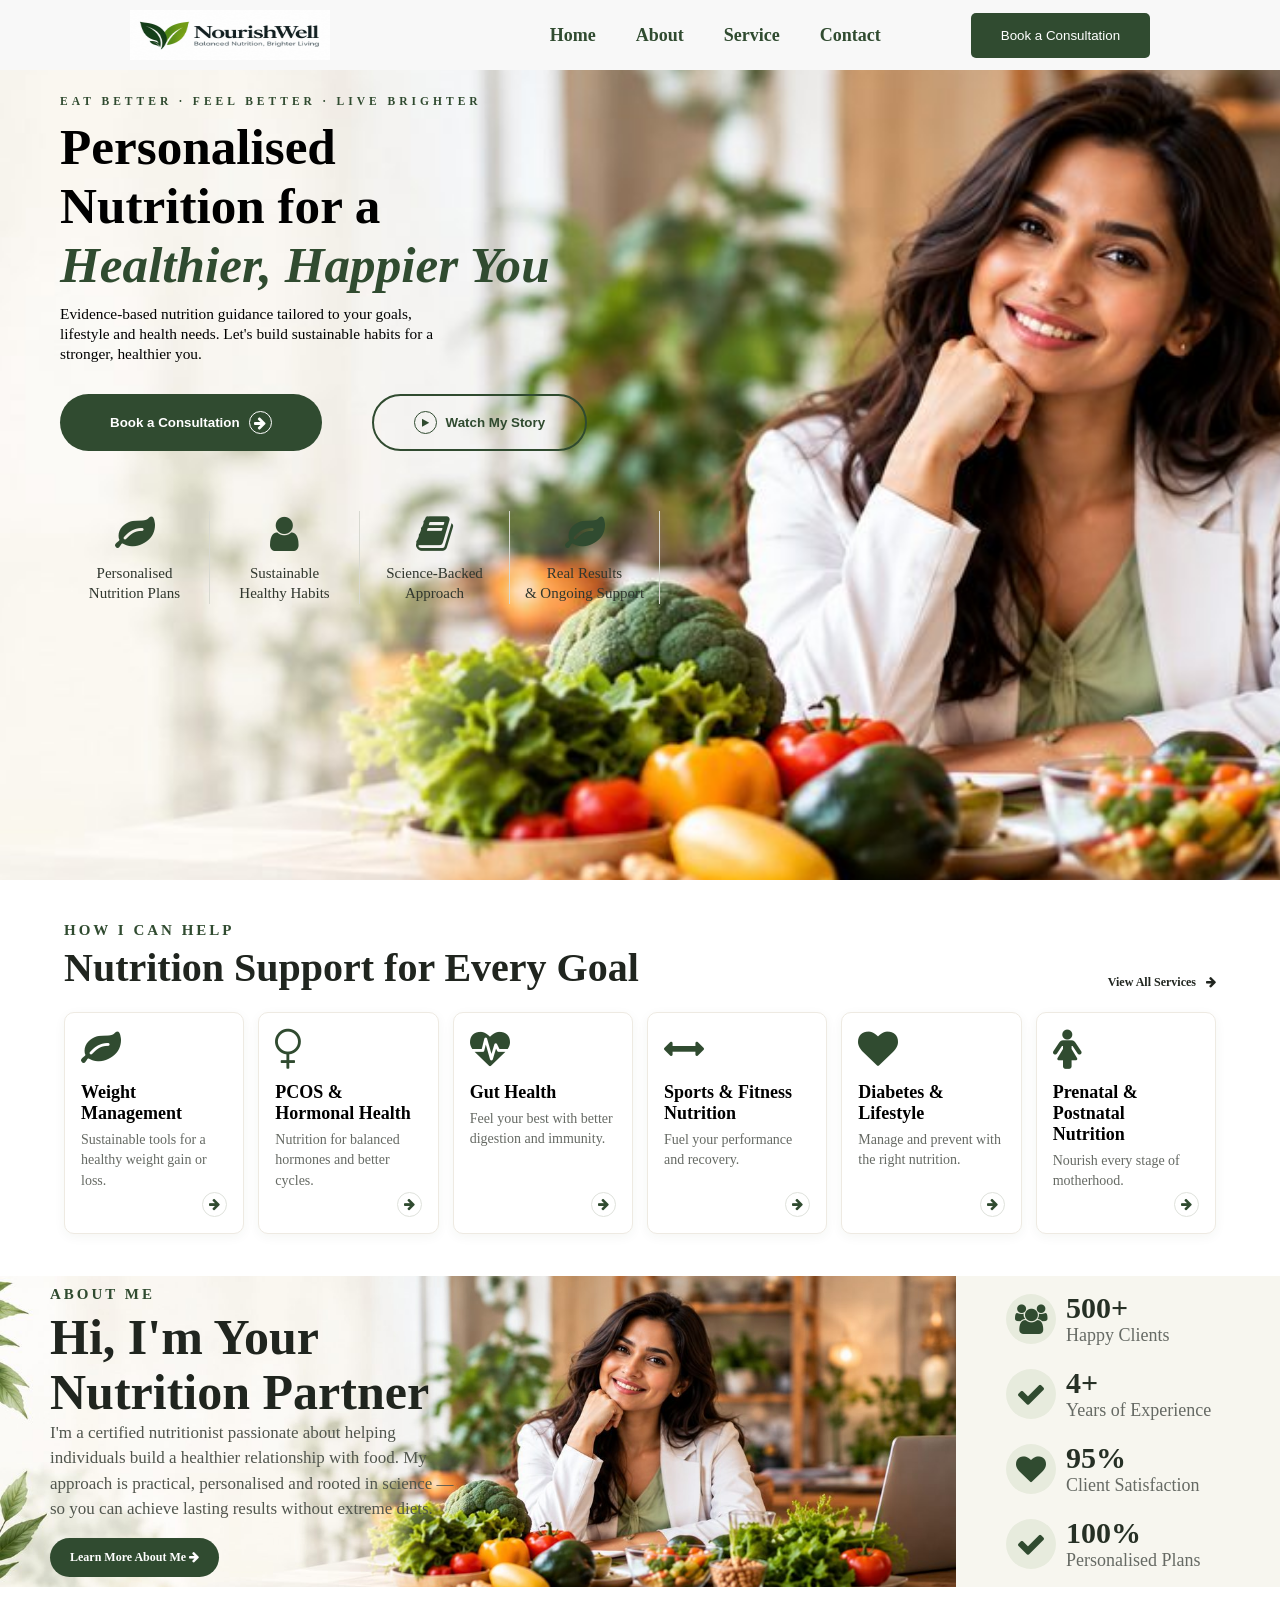
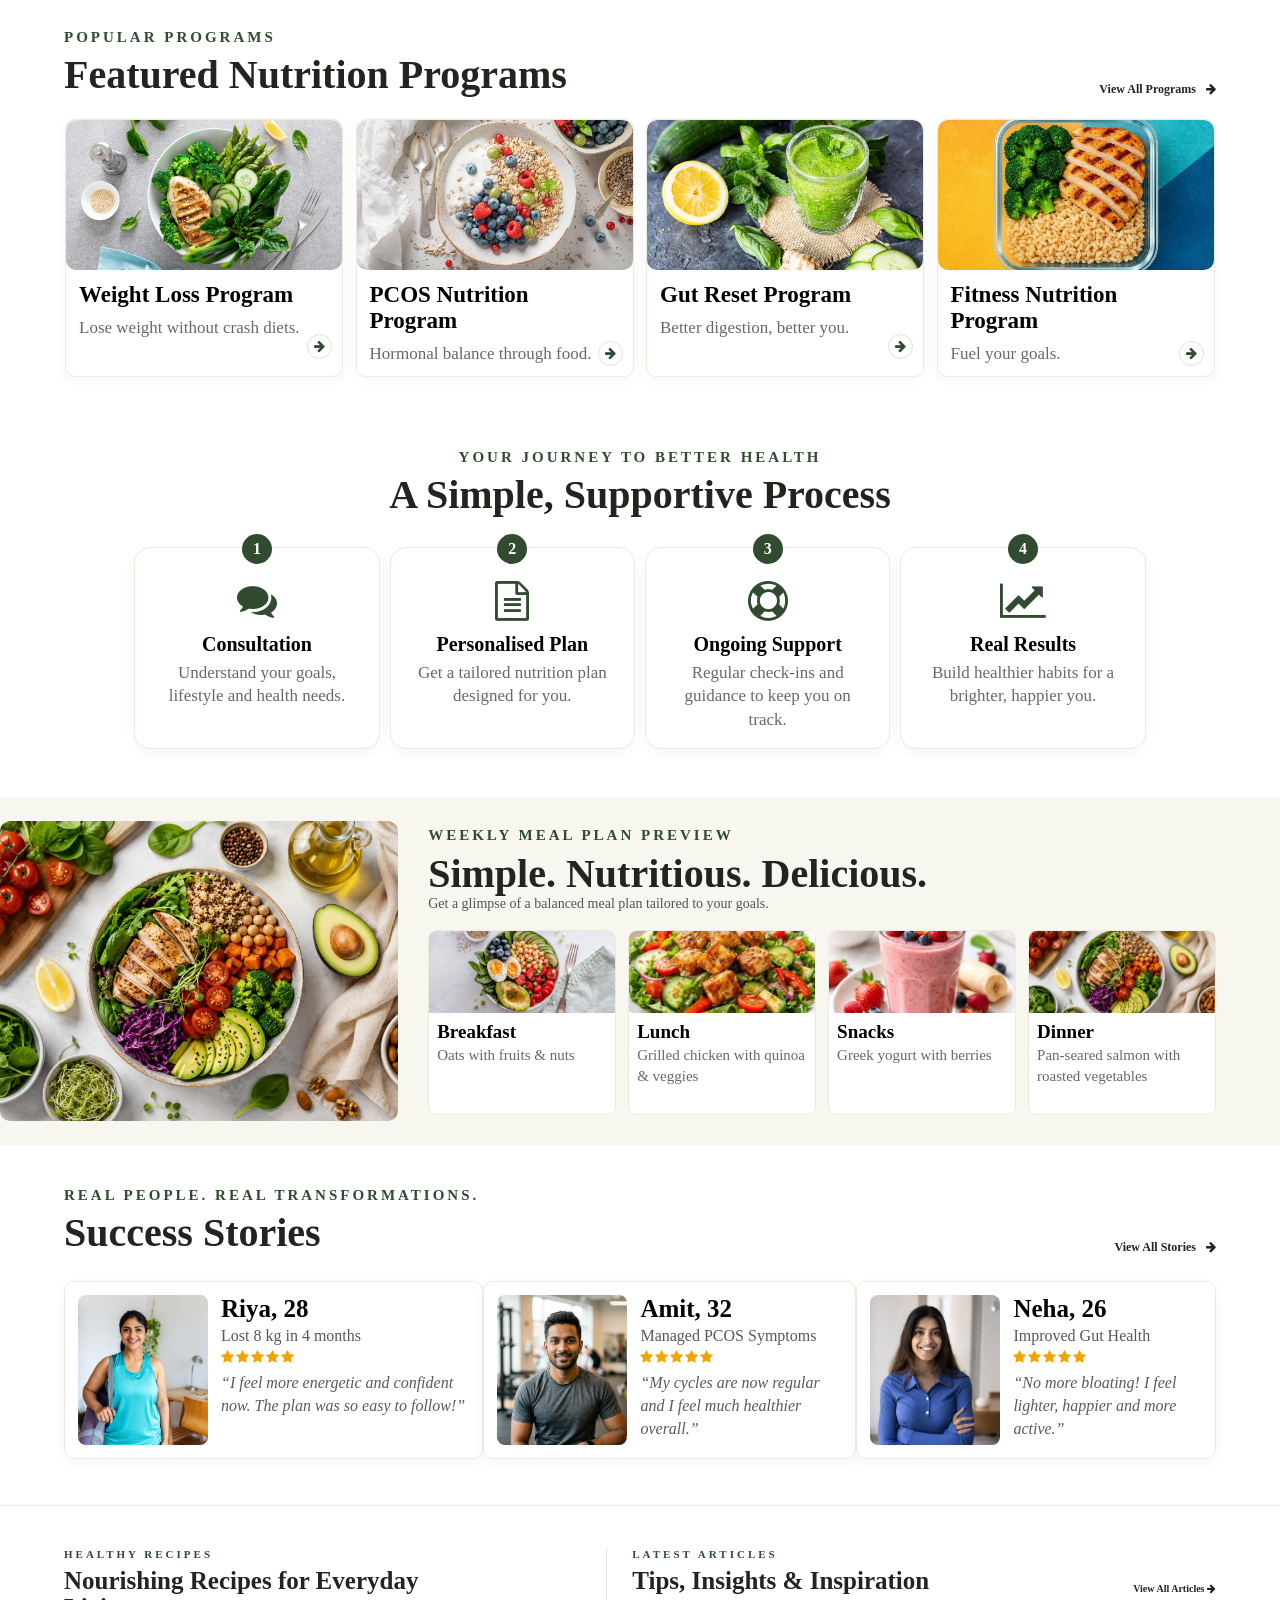
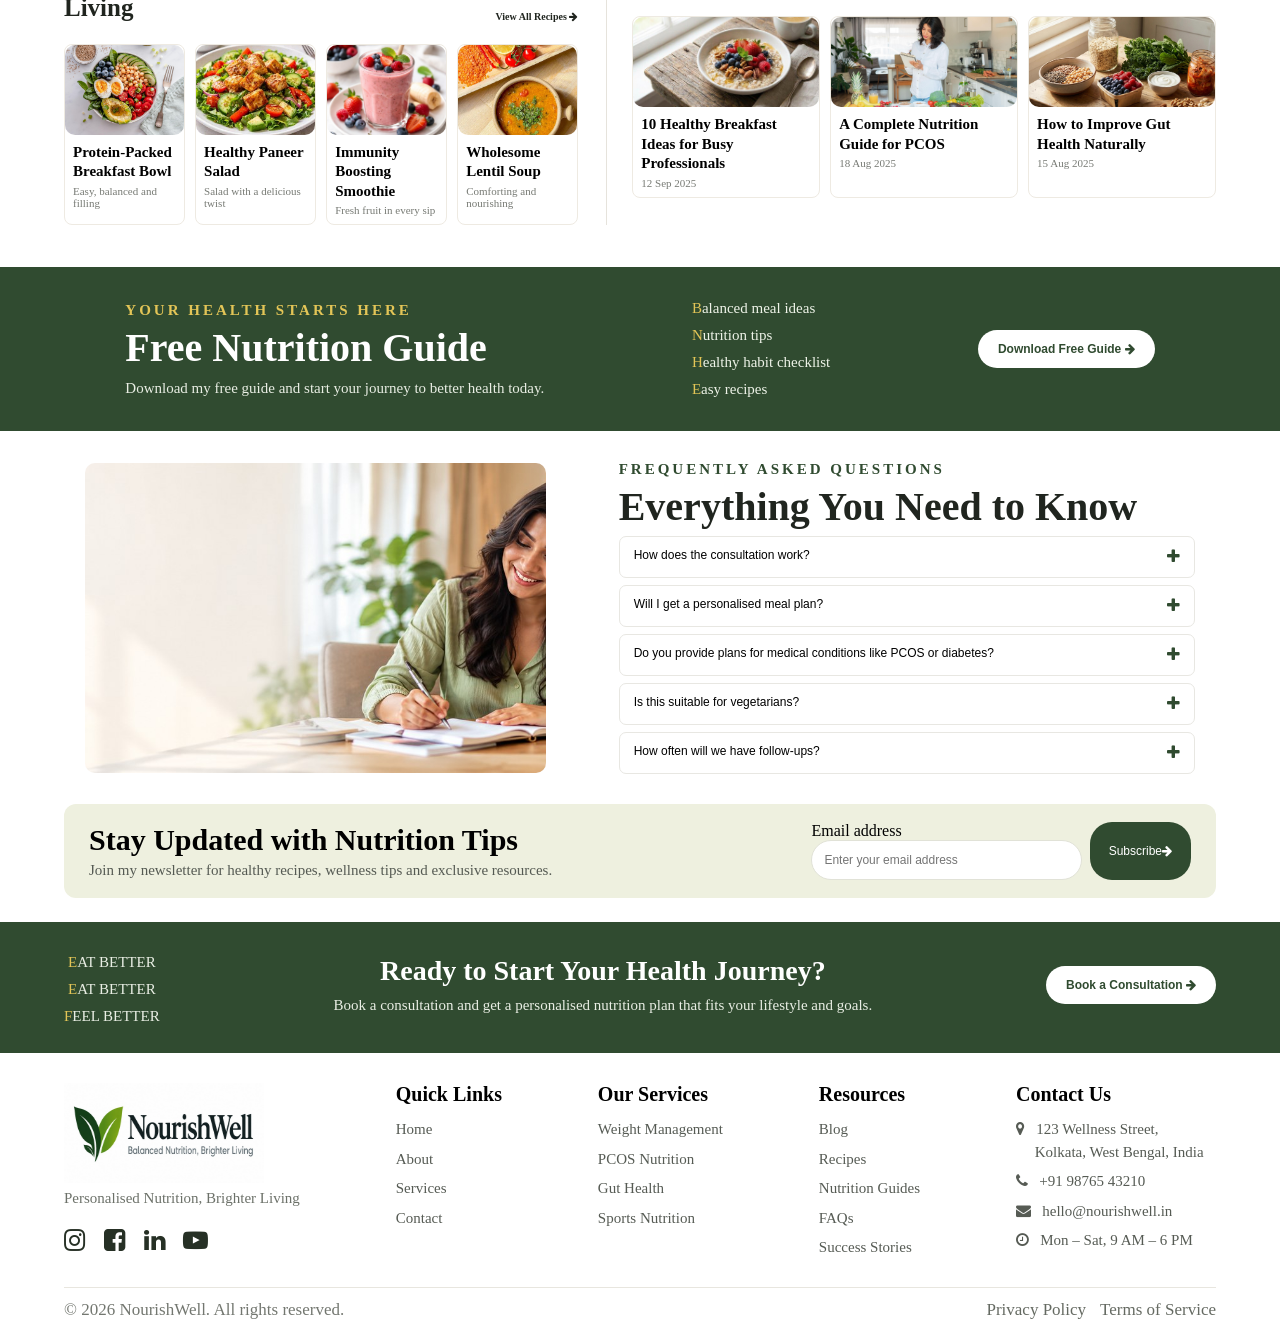
<file: index.html>
<!DOCTYPE html>
<html lang="en">

<head>
    <meta charset="UTF-8">
    <meta name="viewport" content="width=device-width, initial-scale=1.0">
    <title>NourishWell</title>
    <link rel="stylesheet" href="https://cdnjs.cloudflare.com/ajax/libs/font-awesome/4.7.0/css/font-awesome.min.css">
    <link rel="stylesheet" href="style.css">
</head>

<body>
    <header>
        <nav>
            <div class="header_nav">
                <div class="logo">
                    <img src="images/logo.jpg" alt="Nourishwell Logo">
                </div>
                <div class="link_nav">
                    <ul>
                        <li><a href="index.html">Home</a></li>
                        <li><a href="about.html">About</a></li>
                        <li><a href="service.html">Service</a></li>
                        <li><a href="contact.html">Contact</a></li>
                        <li><button>Book a Consultation</button></li>
                    </ul>
                </div>
            </div>
        </nav>
    </header>
    <main>
        <section class="hero">
            <div class="hero_content">
                <h3>EAT BETTER · FEEL BETTER · LIVE BRIGHTER</h3>
                <h1>Personalised<br> Nutrition for a <span style="color: #304B30; font-style: italic;">Healthier,
                        Happier You</span></h1>
                <p>Evidence-based nutrition guidance tailored to your goals, lifestyle and health needs. Let's build
                    sustainable habits for a stronger, healthier you. </p>
                <div class="hero_btn">
                    <button class="button1">Book a Consultation <span class="hero-button-icon"><i
                                class="fa fa-arrow-right"></i></span></button>
                    <button class="button2"><span class="hero-button-icon play-icon"><i class="fa fa-play"></i></span>
                        Watch My Story</button>
                </div>
                <div class="hero-benefits">
                    <div class="hero-benefit">
                        <span class="benefit-icon"><i class="fa fa-leaf"></i></span>
                        <p>Personalised<br>Nutrition Plans</p>
                    </div>
                    <div class="hero-benefit">
                        <span class="benefit-icon"><i class="fa fa-user"></i></span>
                        <p>Sustainable<br>Healthy Habits</p>
                    </div>
                    <div class="hero-benefit">
                        <span class="benefit-icon"><i class="fa fa-book"></i></span>
                        <p>Science-Backed<br>Approach</p>
                    </div>
                    <div class="hero-benefit">
                        <span class="benefit-icon"><i class="fa fa-leaf"></i></span>
                        <p>Real Results<br>&amp; Ongoing Support</p>
                    </div>
                </div>
            </div>
        </section>

        <section class="services section-space">
            <div class="section-heading">
                <div class="all_heading">
                    <h2>HOW I CAN HELP</h2>
                    <h1>Nutrition Support for Every Goal</h1>
                </div>
                <a class="text-link" href="#">View All Services <span><i class="fa fa-arrow-right"></i></span></a>
            </div>
            <div class="service-list">
                <div class="service-card">
                    <span class="service-icon"><i class="fa fa-leaf"></i></span>
                    <h3>Weight Management</h3>
                    <p>Sustainable tools for a healthy weight gain or loss.</p>
                    <span class="round-arrow"><i class="fa fa-arrow-right"></i></span>
                </div>
                <div class="service-card">
                    <span class="service-icon"><i class="fa fa-venus"></i></span>
                    <h3>PCOS & Hormonal Health</h3>
                    <p>Nutrition for balanced hormones and better cycles.</p>
                    <span class="round-arrow"><i class="fa fa-arrow-right"></i></span>
                </div>
                <div class="service-card">
                    <span class="service-icon"><i class="fa fa-heartbeat"></i></span>
                    <h3>Gut Health</h3>
                    <p>Feel your best with better digestion and immunity.</p>
                    <span class="round-arrow"><i class="fa fa-arrow-right"></i></span>
                </div>
                <div class="service-card">
                    <span class="service-icon"><i class="fa fa-arrows-h"></i></span>
                    <h3>Sports & Fitness Nutrition</h3>
                    <p>Fuel your performance and recovery.</p>
                    <span class="round-arrow"><i class="fa fa-arrow-right"></i></span>
                </div>
                <div class="service-card">
                    <span class="service-icon"><i class="fa fa-heart"></i></span>
                    <h3>Diabetes & Lifestyle</h3>
                    <p>Manage and prevent with the right nutrition.</p>
                    <span class="round-arrow"><i class="fa fa-arrow-right"></i></span>
                </div>
                <div class="service-card">
                    <span class="service-icon"><i class="fa fa-female"></i></span>
                    <h3>Prenatal & Postnatal Nutrition</h3>
                    <p>Nourish every stage of motherhood.</p>
                    <span class="round-arrow"><i class="fa fa-arrow-right"></i></span>
                </div>
            </div>
        </section>

        <section class="about">
            <div class="about_contaner">
                <div class="about-copy all_heading">
                    <h2>ABOUT ME</h2>
                    <h1>Hi, I'm Your<br>Nutrition Partner</h1>
                    <p>I'm a certified nutritionist passionate about helping individuals build a healthier relationship
                        with
                        food. My approach is practical, personalised and rooted in science — so you can achieve lasting
                        results without extreme diets.</p>
                    <a class="button-link" href="#">Learn More About Me <span><i
                                class="fa fa-arrow-right"></i></span></a>
                </div>
                <div class="about-stats">
                    <div class="stat-item">
                        <span class="stat-icon"><i class="fa fa-users"></i></span>
                        <p><strong>500+</strong><br>Happy Clients</p>
                    </div>
                    <div class="stat-item">
                        <span class="stat-icon"><i class="fa fa-check"></i></span>
                        <p><strong>4+</strong><br>Years of Experience</p>
                    </div>
                    <div class="stat-item">
                        <span class="stat-icon"><i class="fa fa-heart"></i></span>
                        <p><strong>95%</strong><br>Client Satisfaction</p>
                    </div>
                    <div class="stat-item">
                        <span class="stat-icon"><i class="fa fa-check"></i></span>
                        <p><strong>100%</strong><br>Personalised Plans</p>
                    </div>
                </div>
            </div>
        </section>

        <section class="programs section-space">
            <div class="section-heading all_heading">
                <div>
                    <h2>POPULAR PROGRAMS</h2>
                    <h1>Featured Nutrition Programs</h1>
                </div>
                <a class="text-link" href="#">View All Programs <span><i class="fa fa-arrow-right"></i></span></a>
            </div>
            <div class="program-list">
                <div class="program-card">
                    <img src="images/waight_managment.jpg" alt="Healthy meals for a weight loss program">
                    <div class="program-copy">
                        <h3>Weight Loss Program</h3>
                        <p>Lose weight without crash diets.</p><span class="round-arrow"><i
                                class="fa fa-arrow-right"></i></span>
                    </div>
                </div>
                <div class="program-card">
                    <img src="images/PCOS & Hormonal Health.jpg" alt="Colorful balanced meal">
                    <div class="program-copy">
                        <h3>PCOS Nutrition Program</h3>
                        <p>Hormonal balance through food.</p><span class="round-arrow"><i
                                class="fa fa-arrow-right"></i></span>
                    </div>
                </div>
                <div class="program-card">
                    <img src="images/Gut Health.jpg" alt="Fresh ingredients for gut health">
                    <div class="program-copy">
                        <h3>Gut Reset Program</h3>
                        <p>Better digestion, better you.</p><span class="round-arrow"><i
                                class="fa fa-arrow-right"></i></span>
                    </div>
                </div>
                <div class="program-card">
                    <img src="images/Fitness Nutrition.jpg" alt="Nutritious fitness meal">
                    <div class="program-copy">
                        <h3>Fitness Nutrition Program</h3>
                        <p>Fuel your goals.</p><span class="round-arrow"><i class="fa fa-arrow-right"></i></span>
                    </div>
                </div>
            </div>
        </section>

        <section class="process section-space">
            <div class="center-heading all_heading">
                <h2>YOUR JOURNEY TO BETTER HEALTH</h2>
                <h1>A Simple, Supportive Process</h1>
            </div>
            <div class="process-list">
                <div class="process-card"><span class="step-number">1</span><span class="process-icon"><i
                            class="fa fa-comments"></i></span>
                    <h3>Consultation</h3>
                    <p>Understand your goals, lifestyle and health needs.</p>
                </div>
                <div class="process-card"><span class="step-number">2</span><span class="process-icon"><i
                            class="fa fa-file-text-o"></i></span>
                    <h3>Personalised Plan</h3>
                    <p>Get a tailored nutrition plan designed for you.</p>
                </div>
                <div class="process-card"><span class="step-number">3</span><span class="process-icon"><i
                            class="fa fa-life-ring"></i></span>
                    <h3>Ongoing Support</h3>
                    <p>Regular check-ins and guidance to keep you on track.</p>
                </div>
                <div class="process-card"><span class="step-number">4</span><span class="process-icon"><i
                            class="fa fa-line-chart"></i></span>
                    <h3>Real Results</h3>
                    <p>Build healthier habits for a brighter, happier you.</p>
                </div>
            </div>
        </section>

        <section class="meal-plan">
            <div class="meal-photo"><img src="images/weekly plan.jpg" alt="A nourishing, balanced meal"></div>
            <div class="meal-content all_heading">
                <h2>WEEKLY MEAL PLAN PREVIEW</h2>
                <h1>Simple. Nutritious. Delicious.</h1>
                <p>Get a glimpse of a balanced meal plan tailored to your goals.</p>
                <div class="meal-list">
                    <div class="meal-card"><img src="images/Breakfast Bowl.jpg" alt="Breakfast bowl">
                        <h3>Breakfast</h3>
                        <p>Oats with fruits &amp; nuts</p>
                    </div>
                    <div class="meal-card"><img src="images/panner salad.jpg" alt="Fresh lunch salad">
                        <h3>Lunch</h3>
                        <p>Grilled chicken with quinoa &amp; veggies</p>
                    </div>
                    <div class="meal-card"><img src="images/Berry Breakfast Smoothie.jpg" alt="Berry smoothie">
                        <h3>Snacks</h3>
                        <p>Greek yogurt with berries</p>
                    </div>
                    <div class="meal-card"><img src="images/weekly plan.jpg" alt="Balanced dinner">
                        <h3>Dinner</h3>
                        <p>Pan-seared salmon with roasted vegetables</p>
                    </div>
                </div>
            </div>
        </section>

        <section class="stories section-space">
            <div class="section-heading">
                <div class="all_heading">
                    <h2>REAL PEOPLE. REAL TRANSFORMATIONS.</h2>
                    <h1>Success Stories</h1>
                </div>
                <a class="text-link" href="#">View All Stories <span><i class="fa fa-arrow-right"></i></span></a>
            </div>
            <div class="story-list">
                <div class="story-card"><img src="images/client1.jpg" alt="NourishWell client">
                    <div>
                        <h3>Riya, 28</h3>
                        <p>Lost 8 kg in 4 months</p><span class="stars"><i class="fa fa-star"></i><i
                                class="fa fa-star"></i><i class="fa fa-star"></i><i class="fa fa-star"></i><i
                                class="fa fa-star"></i></span>
                        <div class="quote-copy">“I feel more energetic and confident now. The plan was so easy to
                            follow!”
                        </div>
                    </div>
                </div>
                <div class="story-card"><img src="images/client2.jpg" alt="NourishWell clients">
                    <div>
                        <h3>Amit, 32</h3>
                        <p>Managed PCOS Symptoms</p><span class="stars"><i class="fa fa-star"></i><i
                                class="fa fa-star"></i><i class="fa fa-star"></i><i class="fa fa-star"></i><i
                                class="fa fa-star"></i></span>
                        <div class="quote-copy">“My cycles are now regular and I feel much healthier overall.”</div>
                    </div>
                </div>
                <div class="story-card"><img src="images/client3.jpg" alt="NourishWell client">
                    <div>
                        <h3>Neha, 26</h3>
                        <p>Improved Gut Health</p><span class="stars"><i class="fa fa-star"></i><i
                                class="fa fa-star"></i><i class="fa fa-star"></i><i class="fa fa-star"></i><i
                                class="fa fa-star"></i></span>
                        <div class="quote-copy">“No more bloating! I feel lighter, happier and more active.”</div>
                    </div>
                </div>
            </div>
        </section>

        <section class="resources section-space">
            <div class="resource-column">
                <div class="section-heading all_heading">
                    <div>
                        <h2>HEALTHY RECIPES</h2>
                        <h1>Nourishing Recipes for Everyday Living</h1>
                    </div><a class="text-link" href="#">View All Recipes <i class="fa fa-arrow-right"></i></a>
                </div>
                <div class="resource-list">
                    <div class="resource-card"><img src="images/Breakfast Bowl.jpg" alt="Protein-packed breakfast bowl">
                        <h3>Protein-Packed Breakfast Bowl</h3>
                        <p>Easy, balanced and filling</p>
                    </div>
                    <div class="resource-card"><img src="images/panner salad.jpg" alt="Healthy paneer salad">
                        <h3>Healthy Paneer Salad</h3>
                        <p>Salad with a delicious twist</p>
                    </div>
                    <div class="resource-card"><img src="images/Berry Breakfast Smoothie.jpg" alt="Berry smoothie">
                        <h3>Immunity Boosting Smoothie</h3>
                        <p>Fresh fruit in every sip</p>
                    </div>
                    <div class="resource-card"><img src="images/Wholesome Lentil Soup.jpg" alt="Lentil soup">
                        <h3>Wholesome Lentil Soup</h3>
                        <p>Comforting and nourishing</p>
                    </div>
                </div>
            </div>
            <div class="resource-column resource-column_border">
                <div class="section-heading all_heading">
                    <div>
                        <h2>LATEST ARTICLES</h2>
                        <h1>Tips, Insights &amp; Inspiration</h1>
                    </div><a class="text-link" href="#">View All Articles <i class="fa fa-arrow-right"></i></a>
                </div>
                <div class="resource-list">
                    <div class="resource-card"><img src="images/articall1.jpg" alt="Healthy breakfast ingredients">
                        <h3>10 Healthy Breakfast Ideas for Busy Professionals</h3>
                        <p>12 Sep 2025</p>
                    </div>
                    <div class="resource-card"><img src="images/artical2.jpg" alt="Nutrition consultation">
                        <h3>A Complete Nutrition Guide for PCOS</h3>
                        <p>18 Aug 2025</p>
                    </div>
                    <div class="resource-card"><img src="images/artical3.jpg" alt="Fresh healthy salad">
                        <h3>How to Improve Gut Health Naturally</h3>
                        <p>15 Aug 2025</p>
                    </div>
                </div>
            </div>
        </section>

        <section class="guide-banner">
            <div class="guide-copy all_heading">
                <h2>YOUR HEALTH STARTS HERE</h2>
                <h1>Free Nutrition Guide</h1>
                <p>Download my free guide and start your journey to better health today.</p>
            </div>
            <div class="guide-points">
                <p>Balanced meal ideas</p>
                <p>Nutrition tips</p>
                <p>Healthy habit checklist</p>
                <p>Easy recipes</p>
            </div>
            <button class="button-link light-button" href="#">Download Free Guide <span><i
                        class="fa fa-arrow-right"></i></span></button>
        </section>

        <section class="faq-section">
            <div class="faq-photo"><img src="images/about_me.jpg"
                    alt="Your nutritionist is here to answer your questions"></div>
            <div class="faq-content all_heading">
                <h2>FREQUENTLY ASKED QUESTIONS</h2>
                <h1>Everything You Need to Know</h1>
                <div class="faq-item">
                    <button class="faq-question" type="button">How does the consultation work?<span><i
                                class="fa fa-plus"></i></span></button>
                    <p class="faq-answer">We begin with a conversation about your goals, lifestyle and health history,
                        then discuss a
                        practical way forward.</p>
                </div>
                <div class="faq-item">
                    <button class="faq-question" type="button">Will I get a personalised meal plan?<span><i
                                class="fa fa-plus"></i></span></button>
                    <p class="faq-answer">Yes. Your plan is tailored to your needs, preferences and daily routine.</p>
                </div>
                <div class="faq-item">
                    <button class="faq-question" type="button">Do you provide plans for medical conditions like PCOS or
                        diabetes?<span><i class="fa fa-plus"></i></span></button>
                    <p class="faq-answer">Nutrition support is available for a range of health goals and conditions.
                        We'll discuss your
                        needs during a consultation.</p>
                </div>
                <div class="faq-item">
                    <button class="faq-question" type="button">Is this suitable for vegetarians?<span><i
                                class="fa fa-plus"></i></span></button>
                    <p class="faq-answer">Yes, meal plans can be adapted to vegetarian food preferences.</p>
                </div>
                <div class="faq-item">
                    <button class="faq-question" type="button">How often will we have follow-ups?<span><i
                                class="fa fa-plus"></i></span></button>
                    <p class="faq-answer">Follow-ups are planned together based on your goals and the support you need.
                    </p>
                </div>
            </div>
        </section>

        <section class="newsletter">
            <div>
                <h2>Stay Updated with Nutrition Tips</h2>
                <p>Join my newsletter for healthy recipes, wellness tips and exclusive resources.</p>
            </div>
            <form class="newsletter-form">
                <label class="visually-hidden">Email address
                    <input class="newsletter-email" type="email" placeholder="Enter your email address"></label><button
                    type="submit">Subscribe<span><i class="fa fa-arrow-right"></i></span></button>
            </form>
        </section>

        <section class="closing-banner">
            <div class="guide-points">
                <p>EAT BETTER</p>
                <p>EAT BETTER</p>
                <p>FEEL BETTER</p>
            </div>
            <div>
                <h2>Ready to Start Your Health Journey?</h2>
                <p>Book a consultation and get a personalised nutrition plan that fits your lifestyle and goals.</p>
            </div>
            <button class="button-link light-button" href="#">Book a Consultation <span><i
                        class="fa fa-arrow-right"></i></span></button>
        </section>
    </main>
    <footer class="site-footer">
        <div class="footer-main">
            <div class="footer-brand"><img src="images/logo.jpg" alt="NourishWell">
                <p>Personalised Nutrition, Brighter Living</p>
                <p class="social-links"><i class="fa fa-instagram"></i> &nbsp; <i class="fa fa-facebook-square"></i>
                    &nbsp; <i class="fa fa-linkedin"></i> &nbsp; <i class="fa fa-youtube-play"></i></p>
            </div>
            <div class="footer-column">
                <h3>Quick Links</h3>
                <a href="#">Home</a>
                <a href="#">About</a>
                <a href="#">Services</a>
                <a href="#">Contact</a>
            </div>
            <div class="footer-column">
                <h3>Our Services</h3>
                <a href="#">Weight Management</a>
                <a href="#">PCOS Nutrition</a>
                <a href="#">Gut Health</a>
                <a href="#">Sports Nutrition</a>
            </div>
            <div class="footer-column">
                <h3>Resources</h3>
                <a href="#">Blog</a>
                <a href="#">Recipes</a>
                <a href="#">Nutrition Guides</a>
                <a href="#">FAQs</a>
                <a href="#">Success Stories</a>
            </div>
            <div class="footer-column contact-column">
                <h3>Contact Us</h3>
                <p><i class="fa fa-map-marker"></i> &nbsp; 123 Wellness Street,<br>&nbsp;&nbsp;&nbsp;&nbsp; Kolkata,
                    West Bengal, India</p>
                <p><i class="fa fa-phone"></i> &nbsp; +91 98765 43210</p>
                <p><i class="fa fa-envelope"></i> &nbsp; hello@nourishwell.in</p>
                <p><i class="fa fa-clock-o"></i> &nbsp; Mon – Sat, 9 AM – 6 PM</p>
            </div>
        </div>
        <div class="footer-bottom">
            <p>© 2026 NourishWell. All rights reserved.</p>
            <div>
                <a href="#">Privacy Policy</a>
                <a href="#">Terms of Service</a>
            </div>
        </div>
    </footer>
</body>

</html>
</file>
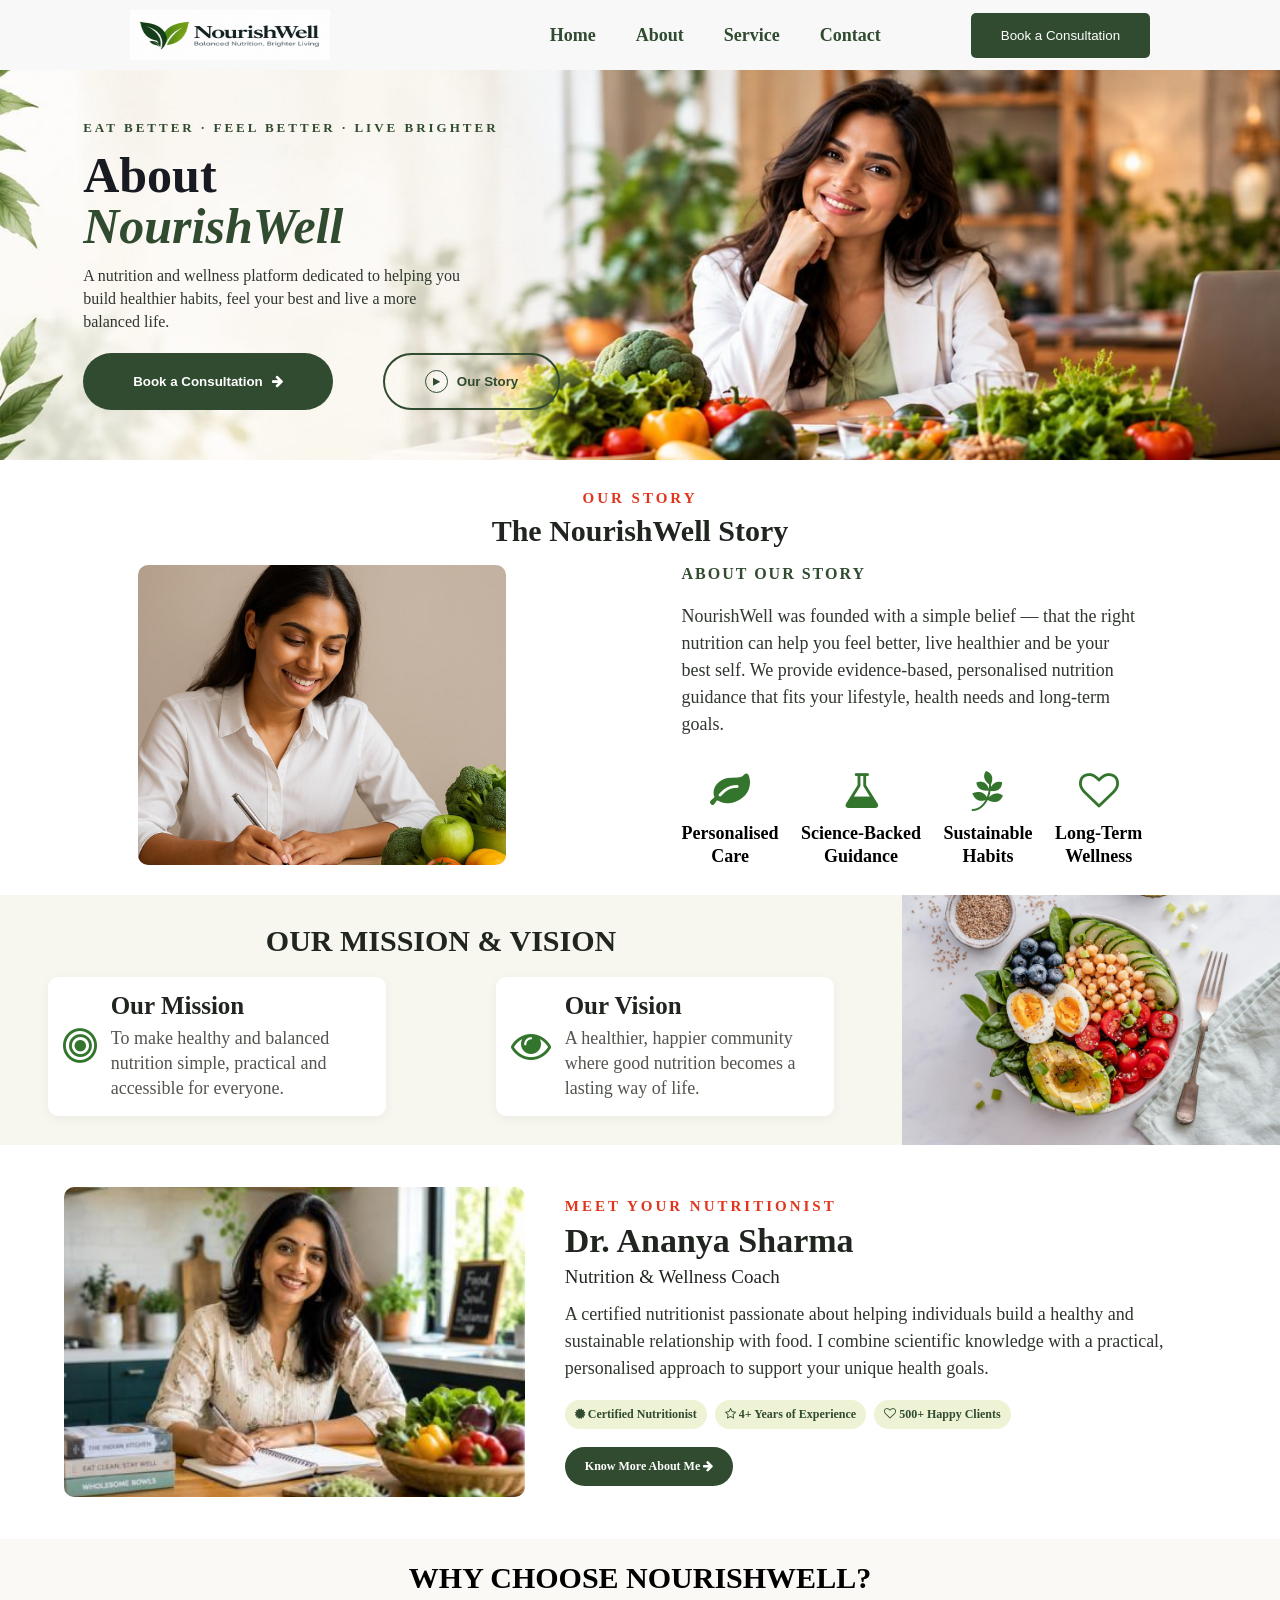
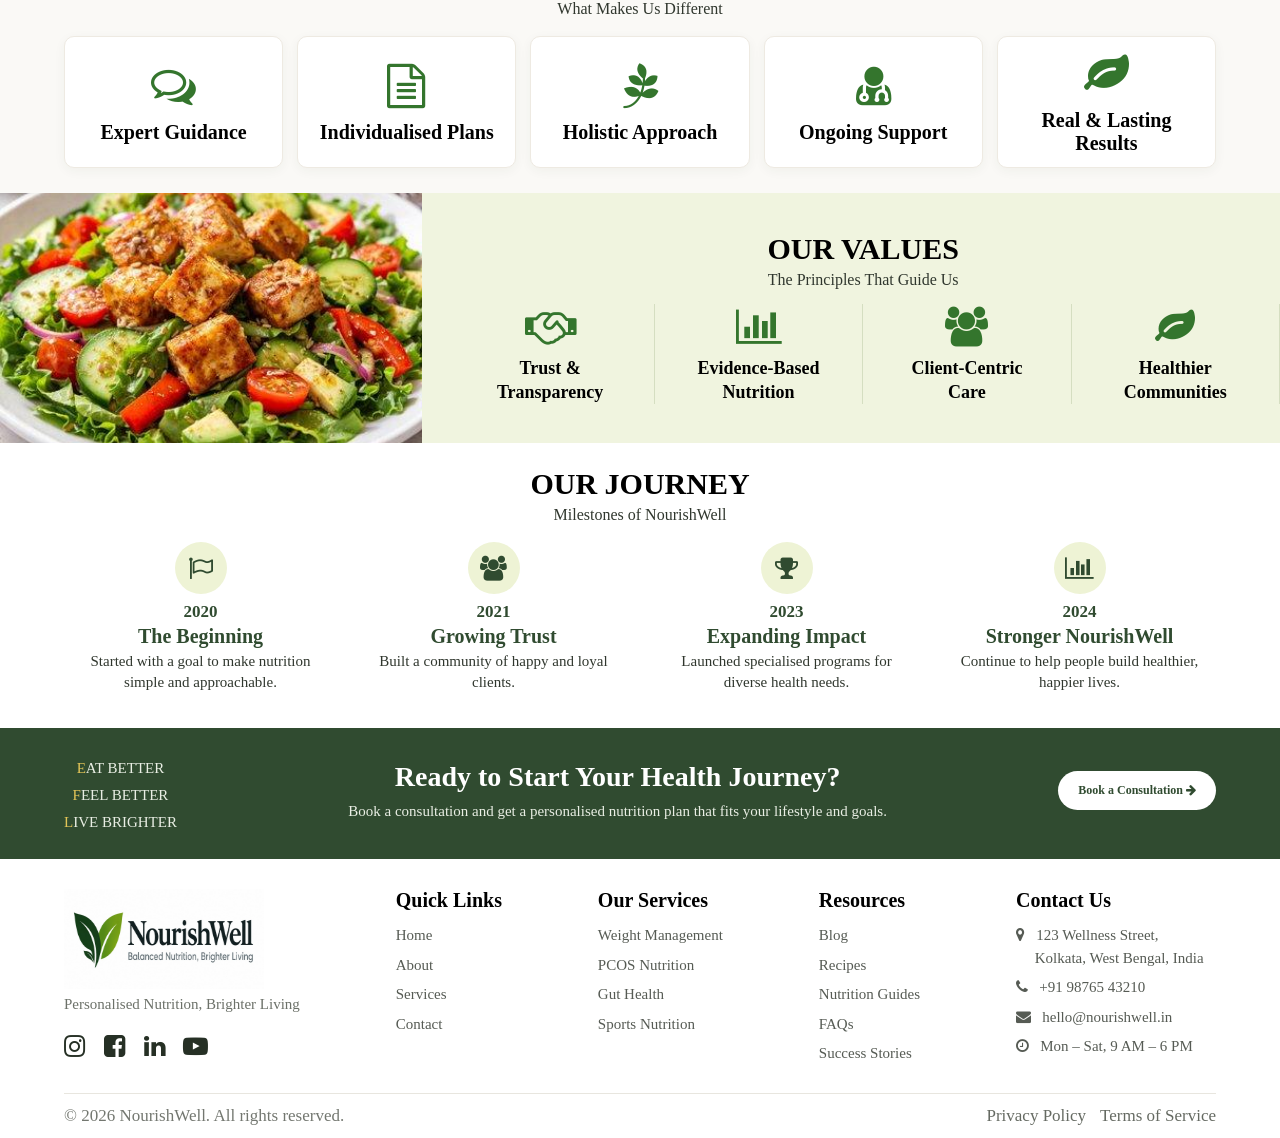
<file: about.html>
<!DOCTYPE html>
<html lang="en">

<head>
    <meta charset="UTF-8">
    <meta name="viewport" content="width=device-width, initial-scale=1.0">
    <title>About Us | NourishWell</title>
    <link rel="stylesheet" href="https://cdnjs.cloudflare.com/ajax/libs/font-awesome/4.7.0/css/font-awesome.min.css">
    <link rel="stylesheet" href="style.css">
</head>

<body>
    <header>
        <nav>
            <div class="header_nav">
                <div class="logo">
                    <img src="images/logo.jpg" alt="Nourishwell Logo">
                </div>
                <div class="link_nav">
                    <ul>
                        <li><a href="index.html">Home</a></li>
                        <li><a href="about.html">About</a></li>
                        <li><a href="service.html">Service</a></li>
                        <li><a href="contact.html">Contact</a></li>
                        <li><button>Book a Consultation</button></li>
                    </ul>
                </div>
            </div>
        </nav>
    </header>
    <main class="about-page">
        <section class="about-hero">
            <div class="about-hero-copy">
                <h3>EAT BETTER · FEEL BETTER · LIVE BRIGHTER</h3>
                <h1>About<br><span>NourishWell</span></h1>
                <p>A nutrition and wellness platform dedicated to helping you build healthier habits, feel your best and
                    live a more balanced life.</p>
                <div class="hero_btn">
                    <button class="button1" href="contact.html">Book a Consultation <span><i
                                class="fa fa-arrow-right"></i></span></button>
                    <button class="button2"><span class="hero-button-icon play-icon"><i class="fa fa-play"></i></span>
                        Our Story</button>
                </div>
            </div>
        </section>

        <section class="about-story section-space">
            <div class="about-section-heading all_heading">
                <h2>OUR STORY</h2>
                <h1>The NourishWell Story</h1>
            </div>
            <div class="about-story-content">
                <div class="about-story-photo">
                    <img src="images/our_story.jpg" alt="Nutritionist sharing a healthy lifestyle">
                </div>
                <div class="about-story-copy">
                    <span class="about-eyebrow">ABOUT OUR STORY</span>
                    <p>NourishWell was founded with a simple belief — that the right nutrition can help you feel better,
                        live healthier and be your best self. We provide evidence-based, personalised nutrition guidance
                        that fits your lifestyle, health needs and long-term goals.</p>
                    <div class="about-story-highlights">
                        <div class="about-highlight">
                            <span><i class="fa fa-leaf"></i></span>
                            <strong>Personalised<br>Care</strong>
                        </div>
                        <div class="about-highlight">
                            <span><i class="fa fa-flask"></i></span>
                            <strong>Science-Backed<br>Guidance</strong>
                        </div>
                        <div class="about-highlight">
                            <span><i class="fa fa-pagelines"></i></span>
                            <strong>Sustainable<br>Habits</strong>
                        </div>
                        <div class="about-highlight">
                            <span><i class="fa fa-heart-o"></i></span>
                            <strong>Long-Term<br>Wellness</strong>
                        </div>
                    </div>
                </div>
            </div>
        </section>

        <section class="about-mission">
            <div class="about-mission-content">
                <div class="about-mission-copy all_heading">
                    <h1>OUR MISSION &amp; VISION</h1>
                    <div class="about-mission-cards">
                        <div class="about-mission-card">
                            <span><i class="fa fa-bullseye"></i></span>
                            <div>
                                <strong>Our Mission</strong>
                                <p>To make healthy and balanced nutrition simple, practical and accessible for everyone.
                                </p>
                            </div>
                        </div>
                        <div class="about-mission-card">
                            <span><i class="fa fa-eye"></i></span>
                            <div>
                                <strong>Our Vision</strong>
                                <p>A healthier, happier community where good nutrition becomes a lasting way of life.
                                </p>
                            </div>
                        </div>
                    </div>
                </div>
                <div class="about-mission-photo">
                    <img src="images/Breakfast Bowl.jpg" alt="Fresh and balanced breakfast bowl">
                </div>
            </div>
        </section>

        <section class="about-nutritionist section-space">
            <div class="about-nutritionist-photo">
                <img src="images/nutration_partner.jpg" alt="Dr. Ananya Sharma, nutrition and wellness coach">
            </div>
            <div class="about-nutritionist-copy">
                <div class="all_heading">
                    <h2>MEET YOUR NUTRITIONIST</h2>
                    <h1>Dr. Ananya Sharma</h1>
                </div>
                <p class="about-nutritionist-title">Nutrition &amp; Wellness Coach</p>
                <p class="about-nutritionist-description">A certified nutritionist passionate about helping individuals
                    build a healthy and sustainable relationship with food. I combine scientific knowledge with a
                    practical, personalised approach to support your unique health goals.</p>
                <div class="about-credentials">
                    <span><i class="fa fa-certificate"></i> Certified Nutritionist</span>
                    <span><i class="fa fa-star-o"></i> 4+ Years of Experience</span>
                    <span><i class="fa fa-heart-o"></i> 500+ Happy Clients</span>
                </div>
                <a class="button-link" href="contact.html">Know More About Me <span><i
                            class="fa fa-arrow-right"></i></span></a>
            </div>
        </section>

        <section class="about-why section-space">
            <div class="about-centered-heading">
                <h1>WHY CHOOSE NOURISHWELL?</h1>
                <p>What Makes Us Different</p>
            </div>
            <div class="about-why-list">
                <div class="about-why-card"><span><i class="fa fa-comments-o"></i></span><strong>Expert
                        Guidance</strong></div>
                <div class="about-why-card"><span><i class="fa fa-file-text-o"></i></span><strong>Individualised
                        Plans</strong></div>
                <div class="about-why-card"><span><i class="fa fa-pagelines"></i></span><strong>Holistic
                        Approach</strong></div>
                <div class="about-why-card"><span><i class="fa fa-user-md"></i></span><strong>Ongoing Support</strong>
                </div>
                <div class="about-why-card"><span><i class="fa fa-leaf"></i></span><strong>Real &amp; Lasting
                        Results</strong></div>
            </div>
        </section>

        <section class="about-values">
            <div class="about-values-photo">
                <img src="images/panner salad.jpg" alt="Fresh nutritious meal made with wholesome ingredients">
            </div>
            <div class="about-values-content">
                <div class="about-centered-heading">
                    <h1>OUR VALUES</h1>
                    <p>The Principles That Guide Us</p>
                </div>
                <div class="about-values-list">
                    <div><span><i class="fa fa-handshake-o"></i></span><strong>Trust &amp;<br>Transparency</strong>
                    </div>
                    <div><span><i class="fa fa-bar-chart"></i></span><strong>Evidence-Based<br>Nutrition</strong></div>
                    <div><span><i class="fa fa-users"></i></span><strong>Client-Centric<br>Care</strong></div>
                    <div><span><i class="fa fa-leaf"></i></span><strong>Healthier<br>Communities</strong></div>
                </div>
            </div>
        </section>

        <section class="about-journey section-space">
            <div class="about-centered-heading">
                <h1>OUR JOURNEY</h1>
                <p>Milestones of NourishWell</p>
            </div>
            <div class="about-journey-list">
                <div class="about-journey-item">
                    <span><i class="fa fa-flag-o"></i></span>
                    <strong>2020</strong>
                    <h2>The Beginning</h2>
                    <p>Started with a goal to make nutrition simple and approachable.</p>
                </div>
                <div class="about-journey-item">
                    <span><i class="fa fa-users"></i></span>
                    <strong>2021</strong>
                    <h2>Growing Trust</h2>
                    <p>Built a community of happy and loyal clients.</p>
                </div>
                <div class="about-journey-item">
                    <span><i class="fa fa-trophy"></i></span>
                    <strong>2023</strong>
                    <h2>Expanding Impact</h2>
                    <p>Launched specialised programs for diverse health needs.</p>
                </div>
                <div class="about-journey-item">
                    <span><i class="fa fa-bar-chart"></i></span>
                    <strong>2024</strong>
                    <h2> Stronger NourishWell</h2>
                    <p>Continue to help people build healthier, happier lives.</p>
                </div>
            </div>
        </section>

        <section class="closing-banner">
            <div class="guide-points">
                <p>EAT BETTER</p>
                <p>FEEL BETTER</p>
                <p>LIVE BRIGHTER</p>
            </div>
            <div>
                <h2>Ready to Start Your Health Journey?</h2>
                <p>Book a consultation and get a personalised nutrition plan that fits your lifestyle and goals.</p>
            </div>
            <a class="button-link light-button" href="contact.html">Book a Consultation <span><i
                        class="fa fa-arrow-right"></i></span></a>
        </section>
    </main>
    <footer class="site-footer">
        <div class="footer-main">
            <div class="footer-brand"><img src="images/logo.jpg" alt="NourishWell">
                <p>Personalised Nutrition, Brighter Living</p>
                <p class="social-links"><i class="fa fa-instagram"></i> &nbsp; <i class="fa fa-facebook-square"></i>
                    &nbsp; <i class="fa fa-linkedin"></i> &nbsp; <i class="fa fa-youtube-play"></i></p>
            </div>
            <div class="footer-column">
                <h3>Quick Links</h3>
                <a href="#">Home</a>
                <a href="#">About</a>
                <a href="#">Services</a>
                <a href="#">Contact</a>
            </div>
            <div class="footer-column">
                <h3>Our Services</h3>
                <a href="#">Weight Management</a>
                <a href="#">PCOS Nutrition</a>
                <a href="#">Gut Health</a>
                <a href="#">Sports Nutrition</a>
            </div>
            <div class="footer-column">
                <h3>Resources</h3>
                <a href="#">Blog</a>
                <a href="#">Recipes</a>
                <a href="#">Nutrition Guides</a>
                <a href="#">FAQs</a>
                <a href="#">Success Stories</a>
            </div>
            <div class="footer-column contact-column">
                <h3>Contact Us</h3>
                <p><i class="fa fa-map-marker"></i> &nbsp; 123 Wellness Street,<br>&nbsp;&nbsp;&nbsp;&nbsp; Kolkata,
                    West Bengal, India</p>
                <p><i class="fa fa-phone"></i> &nbsp; +91 98765 43210</p>
                <p><i class="fa fa-envelope"></i> &nbsp; hello@nourishwell.in</p>
                <p><i class="fa fa-clock-o"></i> &nbsp; Mon – Sat, 9 AM – 6 PM</p>
            </div>
        </div>
        <div class="footer-bottom">
            <p>© 2026 NourishWell. All rights reserved.</p>
            <div>
                <a href="#">Privacy Policy</a>
                <a href="#">Terms of Service</a>
            </div>
        </div>
    </footer>
</body>

</html>
</file>
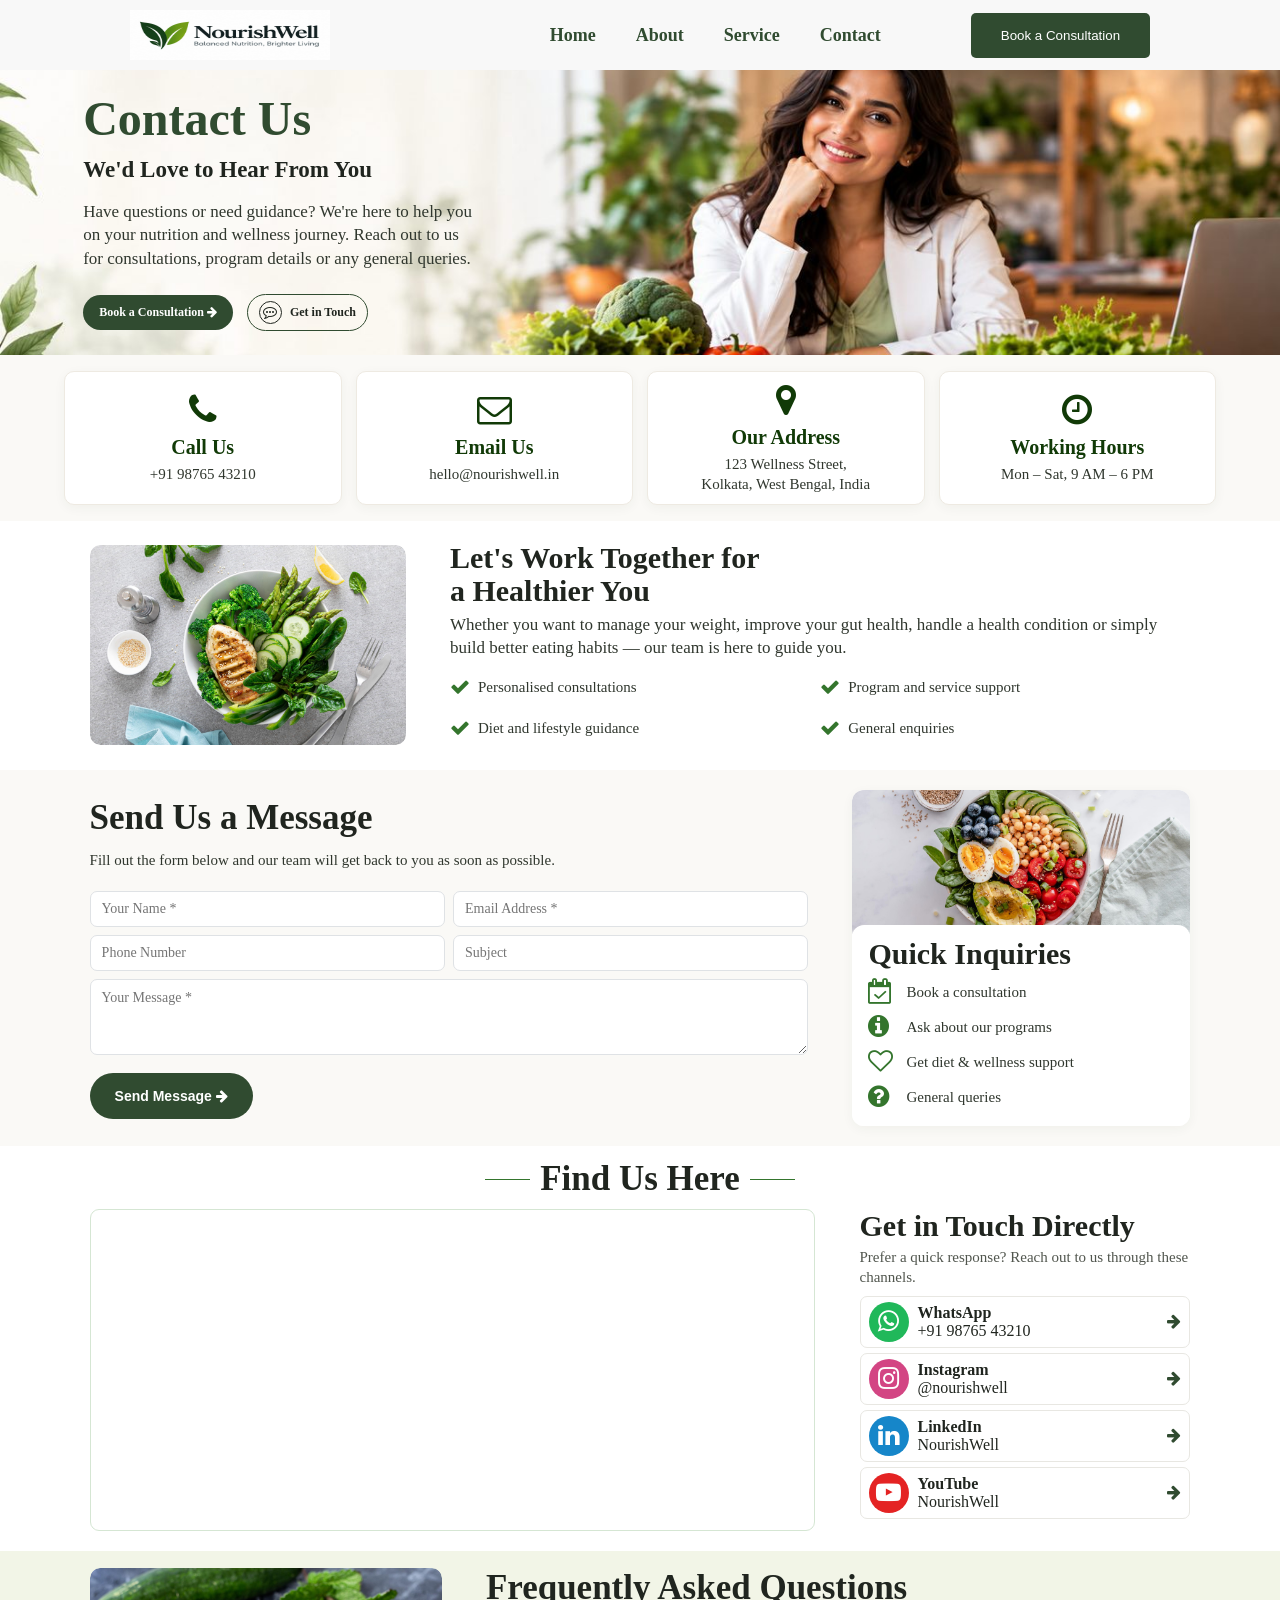
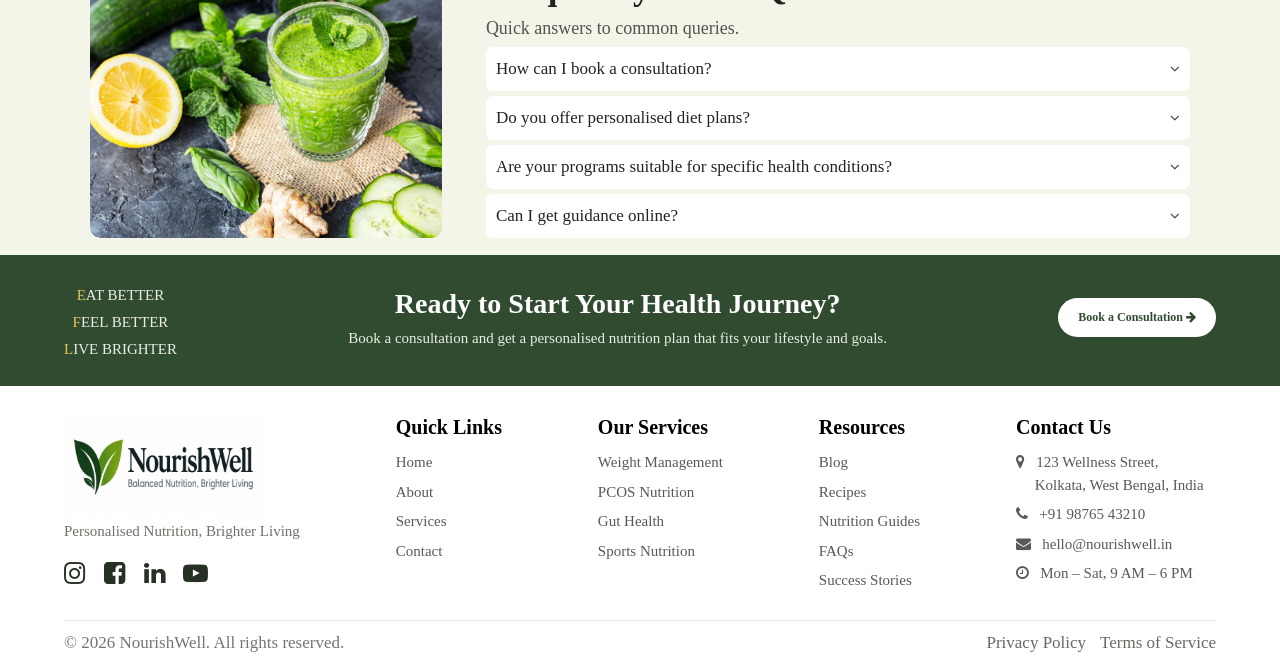
<file: contact.html>
<!DOCTYPE html>
<html lang="en">

<head>
    <meta charset="UTF-8">
    <meta name="viewport" content="width=device-width, initial-scale=1.0">
    <title>Contact Us | NourishWell</title>
    <link rel="stylesheet" href="https://cdnjs.cloudflare.com/ajax/libs/font-awesome/4.7.0/css/font-awesome.min.css">
    <link rel="stylesheet" href="style.css">
</head>

<body>
    <header>
        <nav>
            <div class="header_nav">
                <div class="logo">
                    <img src="images/logo.jpg" alt="Nourishwell Logo">
                </div>
                <div class="link_nav">
                    <ul>
                        <li><a href="index.html">Home</a></li>
                        <li><a href="about.html">About</a></li>
                        <li><a href="service.html">Service</a></li>
                        <li><a href="contact.html">Contact</a></li>
                        <li><button>Book a Consultation</button></li>
                    </ul>
                </div>
            </div>
        </nav>
    </header>
    <main class="contact-page">
        <section class="contact-hero">
            <div class="contact-hero-copy">
                <h1>Contact Us</h1>
                <h2>We'd Love to Hear From You</h2>
                <p>Have questions or need guidance? We're here to help you on your nutrition and wellness journey. Reach
                    out to us for consultations, program details or any general queries.</p>
                <div class="contact-hero-actions">
                    <a class="button-link" href="">Book a
                        Consultation <span><i class="fa fa-arrow-right"></i></span></a>
                    <a class="contact-outline-button" href=""><span class="hero-button-icon"><i
                                class="fa fa-commenting-o"></i></span> Get in Touch</a>
                </div>
            </div>
        </section>

        <section class="contact-methods">
            <div class="contact-method-card">
                <span><i class="fa fa-phone"></i></span>
                <strong>Call Us</strong>
                <p>+91 98765 43210</p>
            </div>
            <div class="contact-method-card">
                <span><i class="fa fa-envelope-o"></i></span>
                <strong>Email Us</strong>
                <p>hello@nourishwell.in</p>
            </div>
            <div class="contact-method-card">
                <span><i class="fa fa-map-marker"></i></span>
                <strong>Our Address</strong>
                <p>123 Wellness Street,<br>Kolkata, West Bengal, India</p>
            </div>
            <div class="contact-method-card">
                <span><i class="fa fa-clock-o"></i></span>
                <strong>Working Hours</strong>
                <p>Mon – Sat, 9 AM – 6 PM</p>
            </div>
        </section>

        <section class="contact-intro">
            <div class="contact-intro-photo">
                <img src="images/waight_managment.jpg" alt="Balanced healthy meal">
            </div>
            <div class="contact-intro-copy">
                <h2>Let's Work Together for<br>a Healthier You</h2>
                <p>Whether you want to manage your weight, improve your gut health, handle a health condition or simply
                    build better eating habits — our team is here to guide you.</p>
                <div class="contact-check-list">
                    <p><span><i class="fa fa-check"></i></span> Personalised consultations</p>
                    <p><span><i class="fa fa-check"></i></span> Program and service support</p>
                    <p><span><i class="fa fa-check"></i></span> Diet and lifestyle guidance</p>
                    <p><span><i class="fa fa-check"></i></span> General enquiries</p>
                </div>
            </div>
        </section>

        <section class="contact-form-section">
            <div class="contact-form-copy">
                <h2>Send Us a Message</h2>
                <p>Fill out the form below and our team will get back to you as soon as possible.</p>
                <form class="contact-form" action="mailto:hello@nourishwell.in" method="post" enctype="text/plain">
                    <div class="contact-form-fields">
                        <input type="text" name="name" placeholder="Your Name *" required>
                        <input type="email" name="email" placeholder="Email Address *" required>
                        <input type="tel" name="phone" placeholder="Phone Number">
                        <input type="text" name="subject" placeholder="Subject">
                    </div>
                    <textarea name="message" placeholder="Your Message *" required></textarea>
                    <button class="button-link" type="submit">Send Message <span><i
                                class="fa fa-arrow-right"></i></span></button>
                </form>
            </div>
            <div class="contact-quick-card">
                <div class="contact-quick-photo">
                    <img src="images/Breakfast Bowl.jpg" alt="Fresh fruit and breakfast bowl">
                </div>
                <div class="contact-quick-copy">
                    <h2>Quick Inquiries</h2>
                    <p><span><i class="fa fa-calendar-check-o"></i></span> Book a consultation</p>
                    <p><span><i class="fa fa-info-circle"></i></span> Ask about our programs</p>
                    <p><span><i class="fa fa-heart-o"></i></span> Get diet &amp; wellness support</p>
                    <p><span><i class="fa fa-question-circle"></i></span> General queries</p>
                </div>
            </div>
        </section>

        <section class="contact-location">
            <div class="contact-location-heading">
                <span></span>
                <h2>Find Us Here</h2>
                <span></span>
            </div>
            <div class="contact-location-content">
                <iframe class="contact-map"
                    src="https://www.google.com/maps/embed?pb=!1m18!1m12!1m3!1d15388.660670623633!2d88.34038487498769!3d22.548710749515696!2m3!1f0!2f0!3f0!3m2!1i1024!2i768!4f13.1!3m3!1m2!1s0x3a02771c2bcea5a7%3A0x275fbede812d6663!2sSouth%20Park%20Street%20Cemetery!5e0!3m2!1sen!2sin!4v1792869450424!5m2!1sen!2sin"
                    width="600" height="450" loading="lazy" referrerpolicy="strict-origin-when-cross-origin"></iframe>
                <div class="contact-social">
                    <h2>Get in Touch Directly</h2>
                    <p>Prefer a quick response? Reach out to us through these channels.</p>
                    <a href=""><span class="contact-social-icon contact-whatsapp"><i
                                class="fa fa-whatsapp"></i></span><span><strong>WhatsApp</strong><br>+91 98765
                            43210</span><span class="contact-social-arrow"><i class="fa fa-arrow-right"></i></span></a>
                    <a href=""><span class="contact-social-icon contact-instagram"><i
                                class="fa fa-instagram"></i></span><span><strong>Instagram</strong><br>@nourishwell</span><span
                            class="contact-social-arrow"><i class="fa fa-arrow-right"></i></span></a>
                    <a href=""><span class="contact-social-icon contact-linkedin"><i
                                class="fa fa-linkedin"></i></span><span><strong>LinkedIn</strong><br>NourishWell</span><span
                            class="contact-social-arrow"><i class="fa fa-arrow-right"></i></span></a>
                    <a href=""><span class="contact-social-icon contact-youtube"><i
                                class="fa fa-youtube-play"></i></span><span><strong>YouTube</strong><br>NourishWell</span><span
                            class="contact-social-arrow"><i class="fa fa-arrow-right"></i></span></a>
                </div>
            </div>
        </section>

        <section class="contact-faq">
            <div class="contact-faq-photo">
                <img src="images/Gut Health.jpg" alt="Fresh green smoothie with fruit and leafy greens">
            </div>
            <div class="contact-faq-content">
                <h2>Frequently Asked Questions</h2>
                <p>Quick answers to common queries.</p>
                <div class="contact-faq-item">
                    <button class="contact-faq-question" type="button">How can I book a consultation?<span><i
                                class="fa fa-angle-down"></i></span></button>
                    <p class="contact-faq-answer">Call us, email our team or send a message using the contact form
                        above. We'll help you find a suitable time.</p>
                </div>
                <div class="contact-faq-item">
                    <button class="contact-faq-question" type="button">Do you offer personalised diet plans?<span><i
                                class="fa fa-angle-down"></i></span></button>
                    <p class="contact-faq-answer">Yes. Our nutrition plans are tailored to your goals, preferences,
                        lifestyle and health needs.</p>
                </div>
                <div class="contact-faq-item">
                    <button class="contact-faq-question" type="button">Are your programs suitable for specific health
                        conditions?<span><i class="fa fa-angle-down"></i></span></button>
                    <p class="contact-faq-answer">We offer nutrition guidance for a variety of health goals and
                        conditions. Contact us to discuss your needs.</p>
                </div>
                <div class="contact-faq-item">
                    <button class="contact-faq-question" type="button">Can I get guidance online?<span><i
                                class="fa fa-angle-down"></i></span></button>
                    <p class="contact-faq-answer">Yes. Online consultations and follow-up support are available for your
                        convenience.</p>
                </div>
            </div>
        </section>

        <section class="closing-banner">
            <div class="guide-points">
                <p>EAT BETTER</p>
                <p>FEEL BETTER</p>
                <p>LIVE BRIGHTER</p>
            </div>
            <div>
                <h2>Ready to Start Your Health Journey?</h2>
                <p>Book a consultation and get a personalised nutrition plan that fits your lifestyle and goals.</p>
            </div>
            <a class="button-link light-button" href="">Book a
                Consultation <span><i class="fa fa-arrow-right"></i></span></a>
        </section>
    </main>
    <footer class="site-footer">
        <div class="footer-main">
            <div class="footer-brand"><img src="images/logo.jpg" alt="NourishWell">
                <p>Personalised Nutrition, Brighter Living</p>
                <p class="social-links"><i class="fa fa-instagram"></i> &nbsp; <i class="fa fa-facebook-square"></i>
                    &nbsp; <i class="fa fa-linkedin"></i> &nbsp; <i class="fa fa-youtube-play"></i></p>
            </div>
            <div class="footer-column">
                <h3>Quick Links</h3>
                <a href="#">Home</a>
                <a href="#">About</a>
                <a href="#">Services</a>
                <a href="#">Contact</a>
            </div>
            <div class="footer-column">
                <h3>Our Services</h3>
                <a href="#">Weight Management</a>
                <a href="#">PCOS Nutrition</a>
                <a href="#">Gut Health</a>
                <a href="#">Sports Nutrition</a>
            </div>
            <div class="footer-column">
                <h3>Resources</h3>
                <a href="#">Blog</a>
                <a href="#">Recipes</a>
                <a href="#">Nutrition Guides</a>
                <a href="#">FAQs</a>
                <a href="#">Success Stories</a>
            </div>
            <div class="footer-column contact-column">
                <h3>Contact Us</h3>
                <p><i class="fa fa-map-marker"></i> &nbsp; 123 Wellness Street,<br>&nbsp;&nbsp;&nbsp;&nbsp; Kolkata,
                    West Bengal, India</p>
                <p><i class="fa fa-phone"></i> &nbsp; +91 98765 43210</p>
                <p><i class="fa fa-envelope"></i> &nbsp; hello@nourishwell.in</p>
                <p><i class="fa fa-clock-o"></i> &nbsp; Mon – Sat, 9 AM – 6 PM</p>
            </div>
        </div>
        <div class="footer-bottom">
            <p>© 2026 NourishWell. All rights reserved.</p>
            <div>
                <a href="#">Privacy Policy</a>
                <a href="#">Terms of Service</a>
            </div>
        </div>
    </footer>
</body>

</html>
</file>
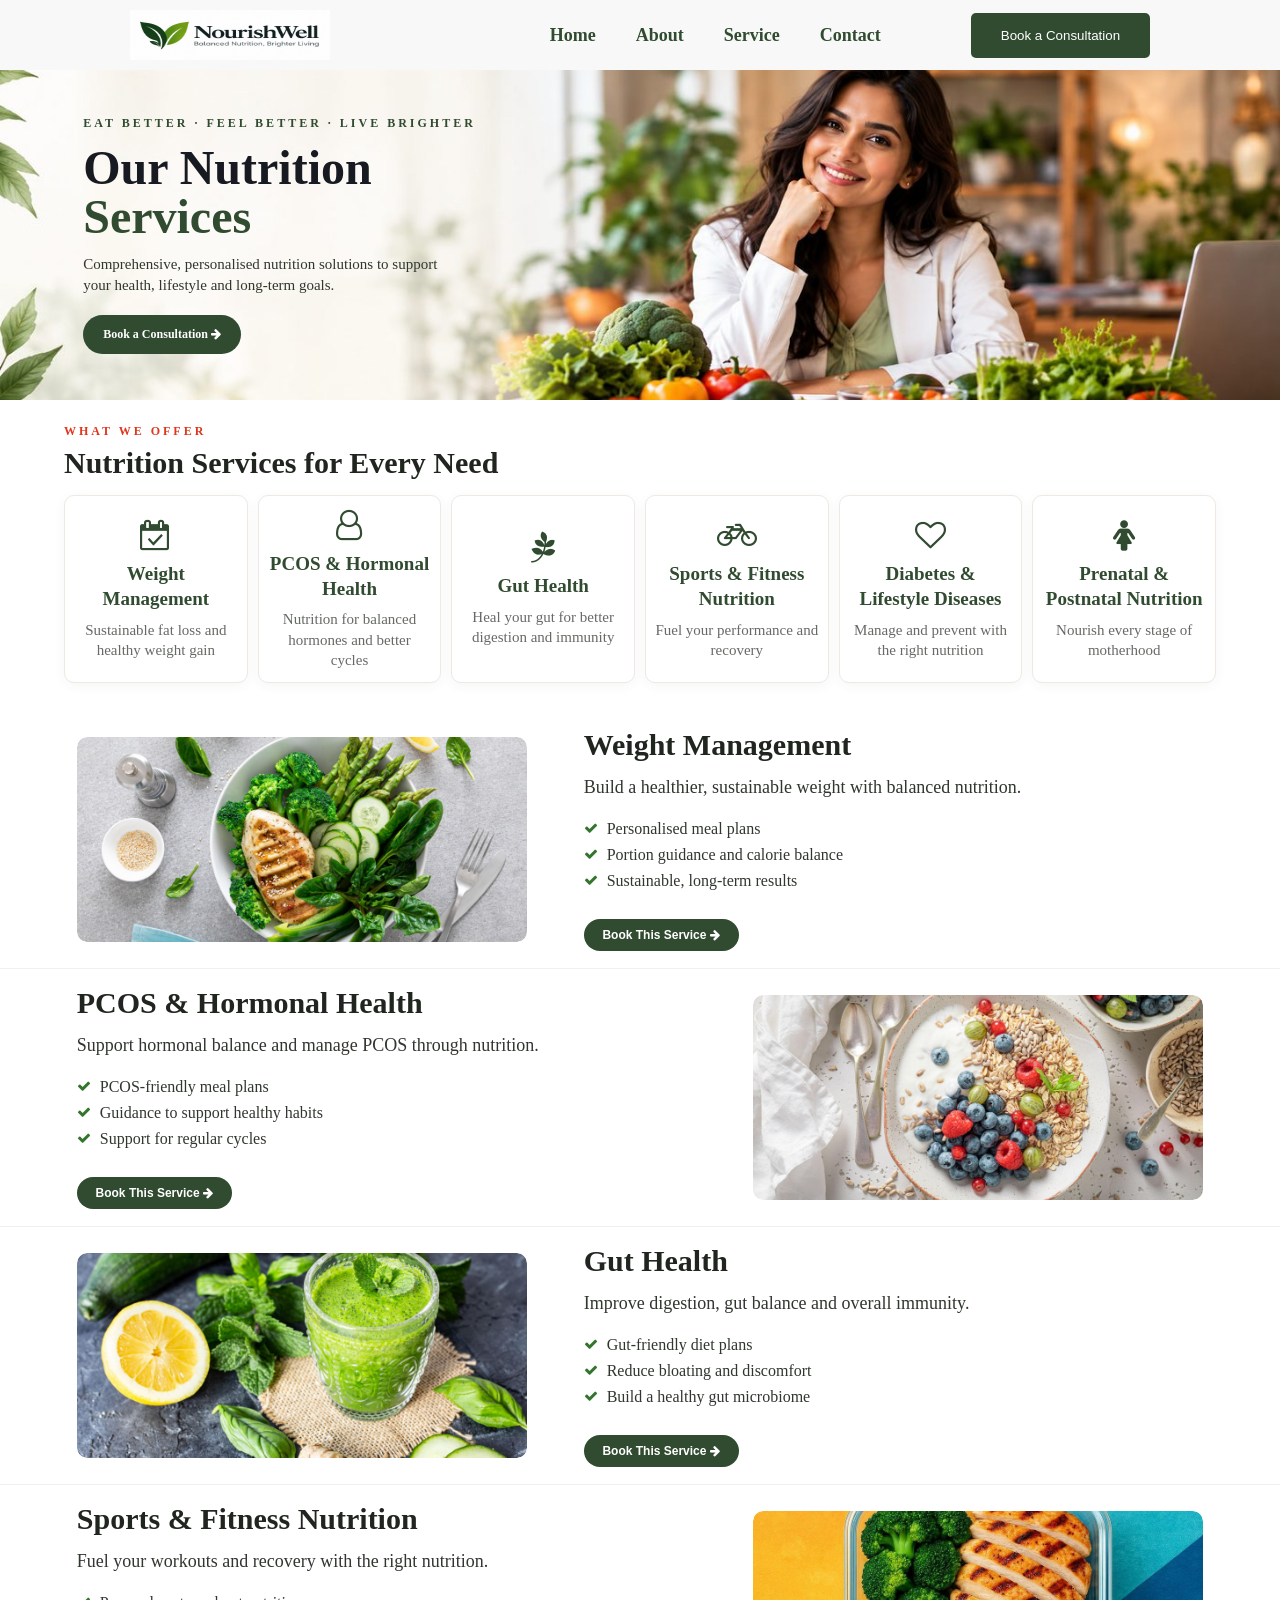
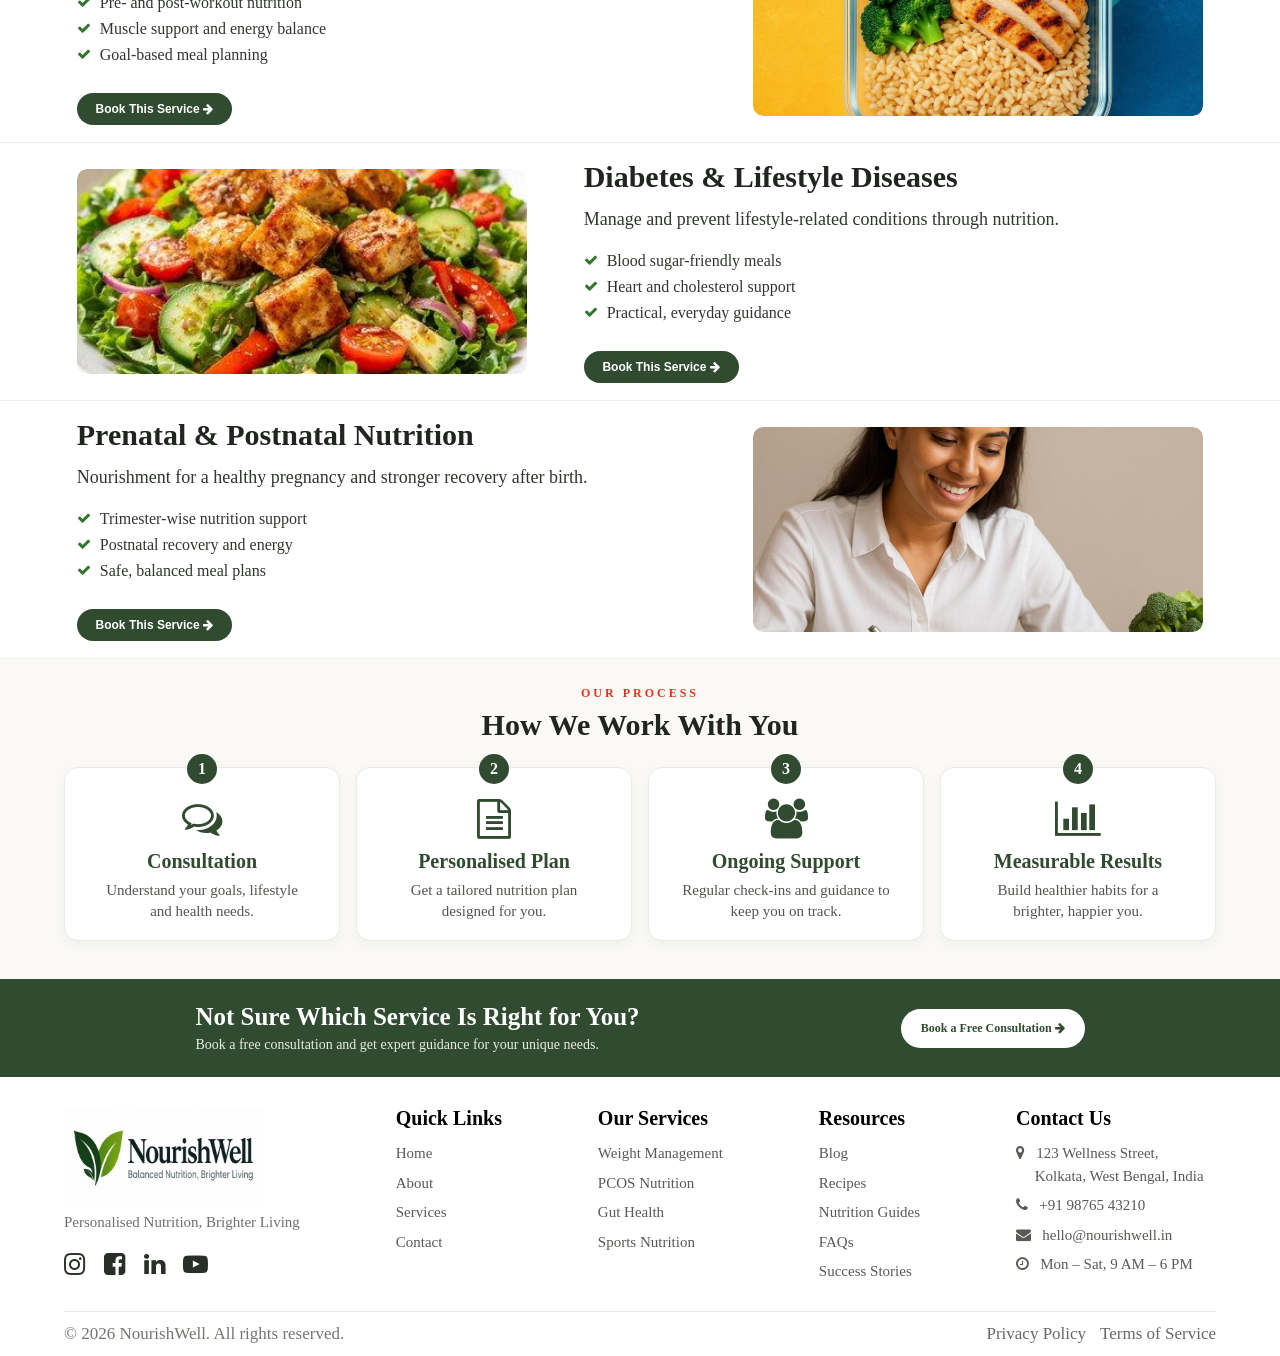
<file: service.html>
<!DOCTYPE html>
<html lang="en">

<head>
    <meta charset="UTF-8">
    <meta name="viewport" content="width=device-width, initial-scale=1.0">
    <title>Nutrition Services | NourishWell</title>
    <link rel="stylesheet" href="https://cdnjs.cloudflare.com/ajax/libs/font-awesome/4.7.0/css/font-awesome.min.css">
    <link rel="stylesheet" href="style.css">
</head>

<body>
    <header>
        <nav>
            <div class="header_nav">
                <div class="logo">
                    <img src="images/logo.jpg" alt="Nourishwell Logo">
                </div>
                <div class="link_nav">
                    <ul>
                        <li><a href="index.html">Home</a></li>
                        <li><a href="about.html">About</a></li>
                        <li><a href="service.html">Service</a></li>
                        <li><a href="contact.html">Contact</a></li>
                        <li><button>Book a Consultation</button></li>
                    </ul>
                </div>
            </div>
        </nav>
    </header>
    <main class="service-page">
        <section class="service-hero">
            <div class="service-hero-copy">
                <h3>EAT BETTER · FEEL BETTER · LIVE BRIGHTER</h3>
                <h1>Our Nutrition<br><span>Services</span></h1>
                <p>Comprehensive, personalised nutrition solutions to support your health, lifestyle and long-term
                    goals.</p>
                <a class="button-link" href="contact.html">Book a Consultation <span><i
                            class="fa fa-arrow-right"></i></span></a>
            </div>
        </section>

        <section class="service-overview section-space">
            <div class="service-overview-heading all_heading">
                <h2>WHAT WE OFFER</h2>
                <h1>Nutrition Services for Every Need</h1>
            </div>
            <div class="service-category-list">
                <div class="service-category-card">
                    <span><i class="fa fa-calendar-check-o"></i></span>
                    <strong>Weight Management</strong>
                    <p>Sustainable fat loss and healthy weight gain</p>
                </div>
                <div class="service-category-card">
                    <span><i class="fa fa-user-o"></i></span>
                    <strong>PCOS &amp; Hormonal Health</strong>
                    <p>Nutrition for balanced hormones and better cycles</p>
                </div>
                <div class="service-category-card">
                    <span><i class="fa fa-pagelines"></i></span>
                    <strong>Gut Health</strong>
                    <p>Heal your gut for better digestion and immunity</p>
                </div>
                <div class="service-category-card">
                    <span><i class="fa fa-bicycle"></i></span>
                    <strong>Sports &amp; Fitness Nutrition</strong>
                    <p>Fuel your performance and recovery</p>
                </div>
                <div class="service-category-card">
                    <span><i class="fa fa-heart-o"></i></span>
                    <strong>Diabetes &amp; Lifestyle Diseases</strong>
                    <p>Manage and prevent with the right nutrition</p>
                </div>
                <div class="service-category-card">
                    <span><i class="fa fa-female"></i></span>
                    <strong>Prenatal &amp; Postnatal Nutrition</strong>
                    <p>Nourish every stage of motherhood</p>
                </div>
            </div>
        </section>

        <section class="service-detail-row">
            <div class="service-detail-photo">
                <img src="images/waight_managment.jpg" alt="Balanced meal for weight management">
            </div>
            <div class="service-detail-copy">
                <h2>Weight Management</h2>
                <p>Build a healthier, sustainable weight with balanced nutrition.</p>
                <div class="service-detail-points">
                    <p><span><i class="fa fa-check"></i></span> Personalised meal plans</p>
                    <p><span><i class="fa fa-check"></i></span> Portion guidance and calorie balance</p>
                    <p><span><i class="fa fa-check"></i></span> Sustainable, long-term results</p>
                </div>
                <button class="button-link" href="contact.html">Book This Service <span><i
                            class="fa fa-arrow-right"></i></span></button>
            </div>
        </section>

        <section class="service-detail-row service-detail-reverse">
            <div class="service-detail-photo">
                <img src="images/PCOS & Hormonal Health.jpg" alt="Fresh balanced foods to support hormonal health">
            </div>
            <div class="service-detail-copy">
                <h2>PCOS &amp; Hormonal Health</h2>
                <p>Support hormonal balance and manage PCOS through nutrition.</p>
                <div class="service-detail-points">
                    <p><span><i class="fa fa-check"></i></span> PCOS-friendly meal plans</p>
                    <p><span><i class="fa fa-check"></i></span> Guidance to support healthy habits</p>
                    <p><span><i class="fa fa-check"></i></span> Support for regular cycles</p>
                </div>
                <button class="button-link" href="contact.html">Book This Service <span><i
                            class="fa fa-arrow-right"></i></span></button>
            </div>
        </section>

        <section class="service-detail-row">
            <div class="service-detail-photo">
                <img src="images/Gut Health.jpg" alt="Fresh green smoothie for gut health">
            </div>
            <div class="service-detail-copy">
                <h2>Gut Health</h2>
                <p>Improve digestion, gut balance and overall immunity.</p>
                <div class="service-detail-points">
                    <p><span><i class="fa fa-check"></i></span> Gut-friendly diet plans</p>
                    <p><span><i class="fa fa-check"></i></span> Reduce bloating and discomfort</p>
                    <p><span><i class="fa fa-check"></i></span> Build a healthy gut microbiome</p>
                </div>
                <button class="button-link" href="contact.html">Book This Service <span><i
                            class="fa fa-arrow-right"></i></span></button>
            </div>
        </section>

        <section class="service-detail-row service-detail-reverse">
            <div class="service-detail-photo">
                <img src="images/Fitness Nutrition.jpg" alt="Nutritious meal for fitness and recovery">
            </div>
            <div class="service-detail-copy">
                <h2>Sports &amp; Fitness Nutrition</h2>
                <p>Fuel your workouts and recovery with the right nutrition.</p>
                <div class="service-detail-points">
                    <p><span><i class="fa fa-check"></i></span> Pre- and post-workout nutrition</p>
                    <p><span><i class="fa fa-check"></i></span> Muscle support and energy balance</p>
                    <p><span><i class="fa fa-check"></i></span> Goal-based meal planning</p>
                </div>
                <button class="button-link" href="contact.html">Book This Service <span><i
                            class="fa fa-arrow-right"></i></span></button>
            </div>
        </section>

        <section class="service-detail-row">
            <div class="service-detail-photo">
                <img src="images/panner salad.jpg" alt="Balanced salad with fresh vegetables and paneer">
            </div>
            <div class="service-detail-copy">
                <h2>Diabetes &amp; Lifestyle Diseases</h2>
                <p>Manage and prevent lifestyle-related conditions through nutrition.</p>
                <div class="service-detail-points">
                    <p><span><i class="fa fa-check"></i></span> Blood sugar-friendly meals</p>
                    <p><span><i class="fa fa-check"></i></span> Heart and cholesterol support</p>
                    <p><span><i class="fa fa-check"></i></span> Practical, everyday guidance</p>
                </div>
                <button class="button-link" href="contact.html">Book This Service <span><i
                            class="fa fa-arrow-right"></i></span></button>
            </div>
        </section>

        <section class="service-detail-row service-detail-reverse">
            <div class="service-detail-photo">
                <img src="images/our_story.jpg" alt="Nutritionist planning wholesome meals">
            </div>
            <div class="service-detail-copy">
                <h2>Prenatal &amp; Postnatal Nutrition</h2>
                <p>Nourishment for a healthy pregnancy and stronger recovery after birth.</p>
                <div class="service-detail-points">
                    <p><span><i class="fa fa-check"></i></span> Trimester-wise nutrition support</p>
                    <p><span><i class="fa fa-check"></i></span> Postnatal recovery and energy</p>
                    <p><span><i class="fa fa-check"></i></span> Safe, balanced meal plans</p>
                </div>
                <button class="button-link" href="contact.html">Book This Service <span><i
                            class="fa fa-arrow-right"></i></span></button>
            </div>
        </section>

        <section class="service-process section-space">
            <div class="service-process-heading all_heading">
                <h2>OUR PROCESS</h2>
                <h1>How We Work With You</h1>
            </div>
            <div class="service-process-list">
                <div class="service-process-card">
                    <span class="service-step">1</span>
                    <span class="service-process-icon"><i class="fa fa-comments-o"></i></span>
                    <strong>Consultation</strong>
                    <p>Understand your goals, lifestyle and health needs.</p>
                </div>
                <div class="service-process-card">
                    <span class="service-step">2</span>
                    <span class="service-process-icon"><i class="fa fa-file-text-o"></i></span>
                    <strong>Personalised Plan</strong>
                    <p>Get a tailored nutrition plan designed for you.</p>
                </div>
                <div class="service-process-card">
                    <span class="service-step">3</span>
                    <span class="service-process-icon"><i class="fa fa-users"></i></span>
                    <strong>Ongoing Support</strong>
                    <p>Regular check-ins and guidance to keep you on track.</p>
                </div>
                <div class="service-process-card">
                    <span class="service-step">4</span>
                    <span class="service-process-icon"><i class="fa fa-bar-chart"></i></span>
                    <strong>Measurable Results</strong>
                    <p>Build healthier habits for a brighter, happier you.</p>
                </div>
            </div>
        </section>

        <section class="service-cta">
            <div>
                <h2>Not Sure Which Service Is Right for You?</h2>
                <p>Book a free consultation and get expert guidance for your unique needs.</p>
            </div>
            <a class="button-link" href="contact.html">Book a Free Consultation <span><i
                        class="fa fa-arrow-right"></i></span></a>
        </section>
    </main>
    <footer class="site-footer">
        <div class="footer-main">
            <div class="footer-brand"><img src="images/logo.jpg" alt="NourishWell">
                <p>Personalised Nutrition, Brighter Living</p>
                <p class="social-links"><i class="fa fa-instagram"></i> &nbsp; <i class="fa fa-facebook-square"></i>
                    &nbsp; <i class="fa fa-linkedin"></i> &nbsp; <i class="fa fa-youtube-play"></i></p>
            </div>
            <div class="footer-column">
                <h3>Quick Links</h3>
                <a href="#">Home</a>
                <a href="#">About</a>
                <a href="#">Services</a>
                <a href="#">Contact</a>
            </div>
            <div class="footer-column">
                <h3>Our Services</h3>
                <a href="#">Weight Management</a>
                <a href="#">PCOS Nutrition</a>
                <a href="#">Gut Health</a>
                <a href="#">Sports Nutrition</a>
            </div>
            <div class="footer-column">
                <h3>Resources</h3>
                <a href="#">Blog</a>
                <a href="#">Recipes</a>
                <a href="#">Nutrition Guides</a>
                <a href="#">FAQs</a>
                <a href="#">Success Stories</a>
            </div>
            <div class="footer-column contact-column">
                <h3>Contact Us</h3>
                <p><i class="fa fa-map-marker"></i> &nbsp; 123 Wellness Street,<br>&nbsp;&nbsp;&nbsp;&nbsp; Kolkata,
                    West Bengal, India</p>
                <p><i class="fa fa-phone"></i> &nbsp; +91 98765 43210</p>
                <p><i class="fa fa-envelope"></i> &nbsp; hello@nourishwell.in</p>
                <p><i class="fa fa-clock-o"></i> &nbsp; Mon – Sat, 9 AM – 6 PM</p>
            </div>
        </div>
        <div class="footer-bottom">
            <p>© 2026 NourishWell. All rights reserved.</p>
            <div>
                <a href="#">Privacy Policy</a>
                <a href="#">Terms of Service</a>
            </div>
        </div>
    </footer>
</body>

</html>
</file>
<file: style.css>
*{
    margin: 0;
    padding: 0;
}
.header_nav{
    display: flex;
    justify-content: space-around;
    align-items: center;
    padding: 10px 20px;
    background-color: #f8f8f8;
}
a:hover{
    color: #e59809;
}
.logo{
    height: 50px;
    width: 200px;
}
.logo img{
    height: 100%;
    width: 100%;
}
.link_nav ul{
    display: flex;
    gap: 40px;
    justify-content: center;
    align-items: center;
}
.link_nav ul li{
    list-style: none;
    font-size: 18px;
}
.link_nav ul li a{
    text-decoration: none;
    color: #304B30;
    font-weight: bold;
}
.link_nav ul li button{
    background-color:#304B30;
    color: #ffffff;
    border: none;
    padding: 15px 30px;
    border-radius: 5px;
    cursor: pointer;
    margin-left: 50px;
}
.link_nav ul li a:hover{
    color: #e59809;
    text-decoration: underline;
}
.link_nav ul li button:hover{
    background-color: #00000000;
    color: #304B30;
    border: 2px solid #304B30;
}
.hero{
    background-image: url('images/nutrition_back.jpg');
    background-size: cover;
    background-position: center;
    min-height: 90vh;
    background-attachment: fixed;
}
.hero_content{
    width: 50vw;
    margin-left: 60px;
    display: flex;
    flex-direction: column;
    gap: 10px;
}
.hero_content h3{
    color: #304B30;
    font-size: .90vw;
    letter-spacing: 4px;
    margin-top: 25px;
}
.hero_content h1{
    font-size: 4vw;
    width: 40vw;
}
.hero_content p{
    font-size: 1.2vw;
    width: 30vw;
    line-height: 20px;
    font-weight: 500;
}
.hero_btn{
    display: flex;
    gap: 50px;
    margin-top: 20px;
}
.hero_btn button{
    display: inline-flex;
    align-items: center;
    justify-content: center;
    gap: 9px;
    padding: 15px 40px;
    border-radius: 30px;
    border: none;
    cursor: pointer;
}
.hero_btn .button1{
    background-color: #304B30;
    padding: 0px 50px;
    color: white;
    font-weight: bold;
    min-height: 44px;
}
.hero_btn .button2{
    background-color: #00000000;
    color: #304B30;
    border: 2px solid #304B30 ;
    font-weight: bold;
}
.hero_btn .button2:hover{
    background-color: #304B30;
    color: white;
    font-weight: bold;
    min-height: 44px;
}
.hero_btn .button1:hover{
    background-color: #00000000;
    color: #304B30;
    border: 2px solid #304B30 ;
    font-weight: bold;
}
.hero-button-icon{
    display: inline-flex;
    width: 21px;
    height: 21px;
    align-items: center;
    justify-content: center;
    border: 1px solid currentColor;
    border-radius: 50%;
    font-size: 14px;
    line-height: 1;
}

.play-icon{
    font-size: 9px;
}

.hero-benefits{
    display: flex;
    max-width: 600px;
    margin-top: 50px;
}

.hero-benefit{
    display: flex;
    flex: 1 1 0;
    flex-direction: column;
    align-items: center;
    gap: 5px;
    padding: 0 10px;
    border-right: 1px solid #d8d9d1;
    text-align: center;
}

.benefit-icon{
    color: #304B30;
    font-size: 40px;
}

.hero-benefit p{
    width: auto;
    color: #30372e;
    font-size: 15px;
    line-height: 1.35;
}
.all_heading h2{
    color: #304b30;
    font-size: 15px;
    font-weight: bold;
    letter-spacing: 3px;
    margin-bottom: 7px;
}
.all_heading h1{
    color: #20251f;
    font-size: 40px;
    line-height: 1.1;
}
.section-space{
    padding: 42px 5%;
}

.section-heading{
    display: flex;
    justify-content: space-between;
    align-items: end;
    gap: 20px;
    margin-bottom: 22px;
}
.text-link{
    color: #20251f;
    font-size: 12px;
    font-weight: bold;
    text-decoration: none;
    white-space: nowrap;
}

.text-link span{
    margin-left: 7px;
}

.service-list
{
    display: flex;
    gap: 14px;
}

.service-list{
    flex-wrap: wrap;
}

.service-card{
    position: relative;
    display: flex;
    flex: 1 1 145px;
    min-height: 132px;
    flex-direction: column;
    align-items: flex-start;
    padding: 16px;
    border: 1px solid #eeeae2;
    border-radius: 10px;
    background-color: #fff;
    box-shadow: 0 3px 12px #26361d0c;
    transition: transform 0.3s ease-in-out;
}
.service-card:hover{
    transform: scale(1.05);
    box-shadow:0 5px 10px #113a07;
    cursor: pointer;
}

.service-icon{
    color: #304b30;
    font-size: 40px;
    line-height: 1;
    margin-bottom: 12px;
}

.service-card h3{
    margin-bottom: 6px;
    font-size: 18px;
}

.service-card p{
    max-width: 220px;
    color: #666a64;
    font-size: 14px;
    line-height: 1.45;
}

.round-arrow{
    display: flex;
    width: 23px;
    height: 23px;
    align-items: center;
    justify-content: center;
    align-self: flex-end;
    margin-top: auto;
    border: 1px solid #dfe2dc;
    border-radius: 50%;
    color: #304b30;
    font-size: 13px;
}

.about_contaner{
    display: flex;
    min-height: 190px;
    justify-content: start;
    align-items: center;
    gap: 50px;
    background-color: #f7f6ef;
}

.about-copy{
    width: 70vw;
    padding: 10px;
    padding-left: 50px;
    background-image: url(images/nutrition_back.jpg);
    background-position: center center;
    background-size: cover; 
}
.about-copy  p{
    max-width: 410px;
    margin-bottom: 16px;
    color: #51564e;
    font-size: 17px;
    line-height: 1.5;
}
.about-copy h1{
    font-size: 50px;
}
.button-link{
    display: inline-block;
    padding: 12px 20px;
    border-radius: 25px;
    background-color: #304b30;
    color: #fff;
    font-size: 12px;
    font-weight: bold;
    text-decoration: none;
    border: none;
}
.button-link:hover{
    background-color: #f1a500;
    color: #fff;
}
.program-card  img,
.meal-photo img,
.story-card  img,
.resource-card img,
.faq-photo img{
    display: block;
    width: 100%;
    height: 100%;
    object-fit: cover;
    border-radius: 10px;
}

.about-stats{
    display: flex;
    flex-direction: column;
    justify-content: center;
    gap: 20px;
    padding: 10px 0;
}

.stat-item{
    display: flex;
    align-items: center;
    gap: 10px;
}

.stat-icon{
    display: flex;
    width: 50px;
    height: 50px;
    align-items: center;
    justify-content: center;
    border-radius: 50%;
    background-color: #e7ebdd;
    color: #304b30;
    font-size: 30px;
}

.stat-item p{
    color: #666a64;
    font-size: 18px;
}

.stat-item strong{
    color: #263025;
    font-size: 30px;
}

.program-list{
    display: flex;
    justify-content:space-around;
    gap: 10px;
}
.program-card{
    width: 24%;
    overflow: hidden;
    border: 1px solid #eeeae2;
    border-radius: 10px;
    background-color: #fff;
    box-shadow: 0 3px 12px #26361d0c;
    transition: transform 0.3s ease-in-out;
}
.program-card:hover{
    transform: scale(1.05);
    box-shadow:0 5px 10px #113a07;
    cursor: pointer;
}
.program-card  img{
    height: 150px;
}
.program-copy{
    position: relative;
    min-height: 75px;
    padding: 12px 35px 12px 13px;
}
.program-copy .round-arrow{
    position: absolute;
    right: 10px;
    bottom: 10px;
}
.program-copy h3{
    font-size: 23px;
}
.program-copy p{
    font-size: 17px;
    margin-top: 10px;
    color: #666a64;
}
.process{
    padding-top: 30px;
    padding-bottom: 48px;
}
.center-heading{
    margin-bottom: 30px;
    text-align: center;
}
.process-list{
    justify-content: center;
    display: flex;
    gap:10px;
}
.process-card{
    position: relative;
    width: 18%;
    display: flex;
    min-height: 145px;
    flex-direction: column;
    align-items: center;
    padding: 30px 18px 16px;
    border: 1px solid #eeeae2;
    border-radius: 16px;
    background-color: #fff;
    box-shadow: 0 4px 12px #26361d0c;
    text-align: center;
    transition: transform 0.3s ease-in-out;
}
.process-card:hover{
    transform: scale(1.05);
    box-shadow:0 5px 10px #113a07;
    cursor: pointer;
}

.step-number{
    position: absolute;
    top: -14px;
    display: flex;
    width: 30px;
    height: 30px;
    align-items: center;
    justify-content: center;
    border-radius: 50%;
    background-color: #304b30;
    color: #fff;
    font-weight: bold;
}

.process-icon{
    color: #304b30;
    font-size: 40px;
    margin-bottom: 8px;
}

.process-card h3{
    margin-bottom: 5px;
    font-size: 20px;
}

.process-card p{
    max-width: 210px;
    color: #666a64;
    font-size: 17px;
    line-height: 1.4;
}

.meal-plan{
    display: flex;
    align-items: center;
    justify-content: space-around;
    gap: 30px;
    background-color: #f7f6ef;
}

.meal-photo{
    height: 300px;
     transition: transform 0.3s ease-in-out;
}
.meal-photo:hover{
    transform: scale(1.08);
}

.meal-content{
    padding: 30px 5% 30px 0;
}

.meal-content h2{
    margin-bottom: 8px;
}

.meal-content p{
    margin-bottom: 18px;
    color: #51564e;
    font-size: 14px;
}

.meal-list{
    display: flex;
    gap: 12px;
}

.meal-card{
    overflow: hidden;
    border: 1px solid #eeeae2;
    border-radius: 9px;
    background-color: #fff;
    width: 100%;
    transition: transform 0.3s ease-in-out;
}
.meal-card:hover{
    transform: scale(1.05);
    box-shadow:0 5px 10px #113a07;
    cursor: pointer;
}


.meal-card img{
    display: block;
    width: 100%;
    height: 82px;
    object-fit: cover;
    transition: transform 0.3s ease-in-out;
}
.meal-card img:hover{
    transform: scale(1.15);
}


.meal-card h3{
    padding: 8px 8px 2px;
    font-size: 19px;
}

.meal-card p{
    padding: 0 8px 9px;
    color: #666a64;
    font-size: 15px;
    line-height: 1.4;
}
.story-list{
    display: flex;
    justify-content: space-around;

}

.story-card{
    display: flex;
    gap: 13px;
    min-height: 145px;
    padding: 13px;
    border: 1px solid #eeeae2;
    border-radius: 10px;
    background-color: #fff;
    box-shadow: 0 3px 12px #26361d0c;
    transition: transform 0.3s ease-in-out;
}
.story-card:hover{
    transform: scale(1.05);
    box-shadow:0 3px 12px #26361d0c;
    cursor: pointer;
}


.story-card  img{
    width: 130px;
    height: 150px;
    border-radius: 8px;
}

.story-card {
    margin: 4px 0;
    font-size: 14px;
}

.story-card p{
    color: #555a53;
    font-size: 16px;
    margin-top: 4px;
}
.story-card h3{
    font-size: 25px;
}

.stars{
    display: block;
    margin: 5px 0;
    color: #f1a500;
    letter-spacing: 2px;
}

.quote-copy{
    color: #575c55;
    font-size: 16px;
    line-height: 1.45;
    font-style: italic;
}

.resources{
    display: flex;
    gap: 28px;
    border-top: 1px solid #eeeae2;
}

.resource-column{
    min-width: 0;
}

.resource-column_border{
    padding-left: 25px;
    border-left: 1px solid #e6e3dc;
}
.resource-column .section-heading h1{
    font-size: 25px;
}
.resource-column .section-heading h2{
    font-size: 11px;
}

.resource-column .text-link{
    font-size: 10px;
}

.resource-list{
    gap: 10px;
    display: flex;
    justify-content: space-around;
}

.resource-card{
    width: 33%;
    overflow: hidden;
    border: 1px solid #eeeae2;
    border-radius: 8px;
    background-color: #fff;
    transition: transform 0.3s ease-in-out;
}
.resource-card:hover{
    transform: scale(1.05);
    box-shadow:0 3px 12px #26361d0c;
    cursor: pointer;
}

.resource-card img{
    height: 90px;
}

.resource-card h3{
    padding: 8px 8px 3px;
    font-size: 15px;
    line-height: 1.3;
}

.resource-card p{
    padding: 0 8px 8px;
    color: #777a74;
    font-size: 11px;
}

.guide-banner,
.closing-banner{
    display: flex;
    align-items: center;
    justify-content: space-around;
    gap: 25px;
    padding: 28px 5%;
    background-color: #304b30;
    color: #fff;
}

.guide-copy h2{
    margin-bottom: 7px;
    color: #e3c557;
    font-size: 15px;
}
.closing-banner h2{
    margin-bottom: 7px;
    color: #fff;
    font-size: 28px;
}
.guide-copy h1{
    color: #fff;
}
.guide-copy  p,
.closing-banner  div  p{
    color: #e9eee4;
    font-size: 15px;
    margin-top: 10px;
}

.guide-banner .guide-points{
    line-height: 1.8;
    font-size: 15px;
}

.guide-points{
    color: #eef3e8;
    font-size: 12px;
}

.guide-points p::first-letter{
    color: #e3c557;
}

.light-button{
    flex: 0 0 auto;
    background-color: #fff;
    color: #304b30;
}

.faq-section{
    display: flex;
    align-items: center;
    justify-content: space-around;
    gap: 30px;
    padding: 30px 5%;
}

.faq-photo{
    width: 40%;
    height: 310px;
}

.faq-content{
   width: 50%;
}

.faq-item{
    padding: 11px 14px;
    border: 1px solid #e8e7e2;
    border-radius: 7px;
    background-color: #fff;
    margin-top: 7px;
}

.faq-question{
    display: flex;
    width: 100%;
    justify-content: space-between;
    gap: 12px;
    padding: 0;
    border: 0;
    background: transparent;
    color: inherit;
    cursor: pointer;
    font-size: 12px;
    text-align: left;
}

.faq-question span{
    color: #304b30;
    font-size: 16px;
    font-weight: bold;
}

.faq-answer{
    display: none;
    padding-top: 9px;
    color: #646960;
    font-size: 12px;
    line-height: 1.5;
}

.faq_open .faq-answer{
    display: block;
}

.newsletter{
    display: flex;
    align-items: center;
    justify-content: space-between;
    gap: 20px;
    margin: 0 5% 24px;
    padding: 18px 25px;
    border-radius: 12px;
    background-color: #eef0df;
}

.newsletter h2{
    margin-bottom: 5px;
    font-size: 30px;
}

.newsletter p{
    color: #555a53;
    font-size: 15px;
}

.newsletter-form{
    display: flex;
    gap: 8px;
}
.newsletter-email{
    width: 100%;
    box-sizing: border-box;
    padding: 12px;
    border: 1px solid #e1e2d7;
    border-radius: 22px;
    background-color: #fff;
    font-size: 12px;
}

.newsletter-form button{
    padding: 0 19px;
    border: 0;
    border-radius: 22px;
    background-color: #304b30;
    color: #fff;
    cursor: pointer;
    font-size: 12px;
}

.closing-banner{
    justify-content: space-between;
    padding-top: 22px;
}

.closing-banner div{
    text-align: center;
}
.site-footer{
    padding: 30px 5% 12px;
}
.footer-main{
    display: flex;
    justify-content: space-between;
    gap: 25px;
    padding-bottom: 25px;
}
.footer-brand img{
    display: block;
    width: 200px;
    height: 100px;
}
.footer-brand  p{
    margin: 7px 0;
    color: #6c7169;
    font-size: 15px;
}
.footer-brand .social-links{
    margin-top: 20px;
    color: #263025;
    font-size: 25px;
    font-weight: bold;
}
.footer-column{
    display: flex;
    flex-direction: column;
    gap: 7px;
}

.footer-column h3{
    margin-bottom: 5px;
    font-size: 20px;
}

.footer-column a,
.footer-column p{
    color: #565b54;
    font-size: 15px;
    line-height: 1.5;
    text-decoration: none;
}
.footer-column a:hover{
    color: #e59809;
}

.contact-column{
    flex-basis: 200px;
}

.footer-bottom{
    display: flex;
    justify-content: space-between;
    gap: 15px;
    padding-top: 12px;
    border-top: 1px solid #e8e6df;
    color: #737770;
    font-size: 17px;
}

.footer-bottom div{
    display: flex;
    gap: 14px;
}

.footer-bottom a{
    color: #656a62;
    text-decoration: none;
}
.footer-bottom a:hover{
    color: #e59809;
}

.about-hero{
    display: flex;
    min-height: 390px;
    align-items: center;
    background-image: url('images/nutrition_back.jpg');
    background-position: center;
    background-size: cover;
}

.about-hero-copy{
    width: 42%;
    padding: 35px 0 35px 6.5%;
}

.about-hero-copy h3{
    margin-bottom: 14px;
    color: #304b30;
    font-size: 13px;
    letter-spacing: 3px;
}

.about-hero-copy h1{
    margin-bottom: 12px;
    color: #171a20;
    font-size: 50px;
    line-height: 1.02;
}

.about-hero-copy h1 span{
    color: #304b30;
    font-style: italic;
}

.about-hero-copy p{
    max-width: 390px;
    color: #30372e;
    font-size: 16px;
    line-height: 1.45;
}
.about-story{
    padding-top: 30px;
    padding-bottom: 28px;
}

.about-section-heading{
    margin-bottom: 18px;
}

.about-section-heading h2,
.about-nutritionist-copy .all_heading h2{
    color: #df361d;
    
}

.about-section-heading h1,
.about-mission-copy h1,
.about-centered-heading h1{
    font-size: 30px;
    
}
.about-section-heading h2{
    text-align: center;
}
.about-section-heading h1{
    text-align: center;
}

.about-story-content{
    display: flex;
    justify-content: space-around;
    gap: 28px;
}

.about-story-photo{
    width: 32%;
    height: 300px;
    overflow: hidden;
    border-radius: 10px;
}

.about-story-photo img,
.about-nutritionist-photo img,
.about-mission-photo img,
.about-values-photo img{
    display: block;
    width: 100%;
    height: 100%;
    object-fit: cover;
}

.about-story-copy{
   width: 40%;
}

.about-eyebrow{
    color: #304b30;
    font-size: 16px;
    font-weight: bold;
    letter-spacing: 2px;
    margin-top: 10px;
}

.about-story-copy  p{
    margin: 8px 0 18px;
    color: #30372e;
    font-size: 18px;
    line-height: 1.5;
    margin-top: 20px;
}

.about-story-highlights{
    display: flex;
    justify-content: space-between;
    gap: 10px;
    margin-top: 30PX;
}

.about-highlight{
    display: flex;
    flex-direction: column;
    align-items: center;
    gap: 7px;
    text-align: center;
}

.about-highlight span,
.about-mission-card  span,
.about-why-card span,
.about-values-list span{
    color: #34752d;
    font-size: 40px;
}

.about-highlight strong{
    font-size: 18px;
    line-height: 1.25;
}

.about-mission{
    background-color: #f7f6ef;
}

.about-mission-content{
    display: flex;
    align-items: center;
    gap: 20px;
}
.about-mission-copy {
    width: 70%;
}
.about-mission-copy h1{
    text-align: center;
}

.about-mission-cards{
    display: flex;
    gap: 14px;
    justify-content: space-around;
    margin-top: 20px;
}

.about-mission-card{
    display: flex;
    align-items: center;
    justify-content: space-between;
    gap: 14px;
    padding: 15px;
    border-radius: 10px;
    background-color: #fff;
    box-shadow: 0 3px 12px #26361d0c;
    width: 35%;
}

.about-mission-card  span{
    font-size: 40px;
}

.about-mission-card strong{
    color: #20251f;
    font-size: 25px;
}

.about-mission-card p{
    margin-top: 6px;
    color: #51564e;
    font-size: 18px;
    line-height: 1.4;
}

.about-mission-photo{
    width: 30%;
    height: 250px;
}

.about-nutritionist{
    display: flex;
    align-items: center;
    gap: 40px;
}

.about-nutritionist-photo{
    width: 40%;
    height: 310px;
    flex: 0 0 40%;
    overflow: hidden;
    border-radius: 10px;
}

.about-nutritionist-copy{
    flex: 1;
}

.about-nutritionist-copy .all_heading h1{
    font-size: 34px;
}

.about-nutritionist-title{
    margin: 6px 0 13px;
    color: #20251f;
    font-size: 19px;
}

.about-nutritionist-description{
    margin-bottom: 18px;
    color: #30372e;
    font-size: 18px;
    line-height: 1.5;
}

.about-credentials{
    display: flex;
    flex-wrap: wrap;
    gap: 8px;
    margin-bottom: 18px;
}

.about-credentials span{
    padding: 7px 10px;
    border-radius: 15px;
    background-color: #eef3d5;
    color: #304b30;
    font-size: 12px;
    font-weight: bold;
}

.about-why{
    padding-top: 22px;
    padding-bottom: 25px;
    background-color: #faf9f6;
}

.about-centered-heading{
    margin-bottom: 18px;
    text-align: center;
}

.about-centered-heading p{
    margin-top: 5px;
    color: #30372e;
    font-size: 16px;
}

.about-why-list{
    display: flex;
    justify-content: space-between;
    gap: 14px;
}

.about-why-card{
    display: flex;
    width: 20%;
    min-height: 110px;
    flex-direction: column;
    align-items: center;
    justify-content: center;
    gap: 8px;
    padding: 10px;
    border: 1px solid #eeeae2;
    border-radius: 10px;
    background-color: #fff;
    box-shadow: 0 3px 12px #26361d0c;
    text-align: center;
    transition: transform 0.3s ease-in-out;
}

.about-why-card:hover{
    transform: scale(1.05);
    box-shadow: 0 5px 10px #113a07;
}

.about-why-card span{
    font-size: 45px;
}

.about-why-card strong{
    font-size: 20px;
}

.about-values{
    display: flex;
    align-items: center;
    gap: 24px;
    background-color: #f0f4df;
}

.about-values-photo{
    width: 33%;
    height: 250px;
}

.about-values-content{
    flex: 1;
}

.about-values-content .about-centered-heading{
    margin-bottom: 15px;
}

.about-values-list{
    display: flex;
}

.about-values-list div{
    display: flex;
    flex: 1 1 0;
    flex-direction: column;
    align-items: center;
    gap: 6px;
    border-right: 1px solid #d5dec1;
    text-align: center;
}

.about-values-list strong{
    font-size: 18px;
    line-height: 1.3;
}

.about-values-list span{
    font-size: 40px;
}

.about-journey{
    padding-top: 24px;
    padding-bottom: 35px;
}

.about-journey-list{
    display: flex;
    justify-content: space-around;
    gap: 20px;
}

.about-journey-item{
    display: flex;
    width: 25%;
    flex-direction: column;
    align-items: center;
    text-align: center;
}

.about-journey-item  span{
    display: flex;
    width: 52px;
    height: 52px;
    align-items: center;
    justify-content: center;
    margin-bottom: 8px;
    border-radius: 50%;
    background-color: #eef3d5;
    color: #304b30;
    font-size: 25px;
}

.about-journey-item strong{
    margin-bottom: 3px;
    color: #304b30;
    font-size: 17px;
}
.about-journey-item h2{
    margin-bottom: 3px;
    color: #304b30;
    font-size: 20px;
    font-weight: 600;
}

.about-journey-item p{
    max-width: 250px;
    color: #30372e;
    font-size: 15px;
    line-height: 1.4;
}

.service-hero{
    display: flex;
    min-height: 330px;
    align-items: center;
    background-image: url('images/nutrition_back.jpg');
    background-position: center;
    background-size: cover;
}

.service-hero-copy{
    width: 48%;
    padding: 30px 0 30px 6.5%;
}

.service-hero-copy h3{
    margin-bottom: 13px;
    color: #304b30;
    font-size: 12px;
    letter-spacing: 3px;
}

.service-hero-copy h1{
    margin-bottom: 12px;
    color: #171a20;
    font-size: 48px;
    line-height: 1.02;
}

.service-hero-copy h1 span{
    color: #304b30;
}

.service-hero-copy p{
    max-width: 380px;
    margin-bottom: 18px;
    color: #30372e;
    font-size: 15px;
    line-height: 1.45;
}

.service-overview{
    padding-top: 24px;
    padding-bottom: 28px;
}

.service-overview-heading{
    margin-bottom: 16px;
}

.service-overview-heading h2,
.service-process-heading h2{
    color: #df361d;
    font-size: 12px;
}

.service-overview-heading h1,
.service-process-heading h1{
    font-size: 30px;
}

.service-category-list{
    display: flex;
    justify-content: space-around;
    gap: 10px;
}

.service-category-card{
    display: flex;
    width: 16%;
    min-height: 130px;
    flex-direction: column;
    align-items: center;
    justify-content: center;
    gap: 8px;
    padding: 12px 9px;
    border: 1px solid #eeeae2;
    border-radius: 10px;
    background-color: #fff;
    box-shadow: 0 3px 12px #26361d0c;
    text-align: center;
    transition: transform 0.3s ease-in-out;
}

.service-category-card:hover{
    transform: scale(1.04);
    box-shadow: 0 5px 10px #113a07;
}

.service-category-card span{
    color: #304b30;
    font-size: 31px;
}

.service-category-card strong{
    color: #304b30;
    font-size: 19px;
    line-height: 1.3;
}

.service-category-card p{
    color: #666a64;
    font-size: 15px;
    line-height: 1.35;
}

.service-detail-row{
    display: flex;
    align-items: center;
    gap: 5%;
    padding: 17px 6%;
    border-bottom: 1px solid #f1f0eb;
}

.service-detail-reverse{
    flex-direction: row-reverse;
}

.service-detail-photo{
    width: 40%;
    height: 205px;
    flex: 0 0 40%;
    overflow: hidden;
    border-radius: 10px;
}

.service-detail-photo img{
    display: block;
    width: 100%;
    height: 100%;
    border-radius: 10px;
    object-fit: cover;
    transition: transform 0.3s ease-in-out;
}

.service-detail-photo:hover img{
    transform: scale(1.05);
}

.service-detail-copy{
    display: flex;
    flex-direction: column;
    gap: 10px;
    flex: 1;
}

.service-detail-copy h2{
    margin-bottom: 5px;
    color: #20251f;
    font-size: 30px;
}

.service-detail-copy  p{
    margin-bottom: 8px;
    color: #30372e;
    font-size: 18px;
}
.service-detail-copy button{
    width: 25%;
}

.service-detail-points{
    margin-bottom: 11px;
}

.service-detail-points p{
    display: flex;
    align-items: center;
    gap: 9px;
    margin-top: 4px;
    color: #30372e;
    font-size: 16px;
}

.service-detail-points span{
    color: #34752d;
    font-size: 14px;
}

.service-detail-copy .button-link{
    padding: 9px 16px;
}

.service-process{
    padding-top: 27px;
    padding-bottom: 38px;
    background-color: #faf9f6;
}

.service-process-heading{
    margin-bottom: 26px;
    text-align: center;
}

.service-process-list{
    display: flex;
    justify-content: center;
    gap: 16px;
}

.service-process-card{
    position: relative;
    display: flex;
    min-height: 132px;
    width: 24%;
    flex-direction: column;
    align-items: center;
    justify-content: center;
    gap: 7px;
    padding: 25px 12px 15px;
    border: 1px solid #eeeae2;
    border-radius: 14px;
    background-color: #fff;
    box-shadow: 0 4px 12px #26361d0c;
    text-align: center;
    transition: transform 0.3s ease-in-out;
}

.service-process-card:hover{
    transform: scale(1.04);
    box-shadow: 0 5px 10px #113a07;
}

.service-step{
    position: absolute;
    top: -14px;
    display: flex;
    width: 30px;
    height: 30px;
    align-items: center;
    justify-content: center;
    border-radius: 50%;
    background-color: #304b30;
    color: #fff;
    font-weight: bold;
}

.service-process-icon{
    color: #304b30;
    font-size: 40px;
}

.service-process-card strong{
    color: #304b30;
    font-size: 20px;
}

.service-process-card p{
    max-width: 210px;
    color: #51564e;
    font-size: 15px;
    line-height: 1.4;
}

.service-cta{
    display: flex;
    align-items: center;
    justify-content: space-around;
    gap: 24px;
    padding: 24px 6%;
    background-color: #304b30;
    color: #fff;
}

.service-cta h2{
    margin-bottom: 6px;
    font-size: 25px;
}

.service-cta p{
    color: #e9eee4;
    font-size: 14px;
}

.service-cta .button-link{
    flex: 0 0 auto;
    background-color: #fff;
    color: #304b30;
}

.service-cta .button-link:hover{
    background-color: #e3c557;
    color: #20251f;
}

.contact-hero{
    display: flex;
    min-height: 285px;
    align-items: center;
    background-image: url('images/nutrition_back.jpg');
    background-position: center;
    background-size: cover;
}

.contact-hero-copy{
    width: 48%;
    padding: 24px 0 24px 6.5%;
    display: flex;
    flex-direction: column;
    gap: 10px;
}

.contact-hero-copy h1{
    margin-bottom: 2px;
    color: #304b30;
    font-size: 48px;
    line-height: 1.05;
}

.contact-hero-copy h2{
    margin-bottom: 7px;
    color: #20251f;
    font-size: 23px;
}

.contact-hero-copy p{
    max-width: 390px;
    color: #30372e;
    font-size: 17px;
    line-height: 1.4;
}

.contact-hero-actions{
    display: flex;
    align-items: center;
    gap: 14px;
    margin-top: 13px;
}

.contact-hero-actions .button-link{
    padding: 10px 16px;
}

.contact-outline-button{
    display: flex;
    align-items: center;
    gap: 8px;
    padding: 6px 11px;
    border: 1px solid #304b30;
    border-radius: 22px;
    color: #20251f;
    font-size: 12px;
    font-weight: bold;
    text-decoration: none;
}

.contact-outline-button:hover{
    background-color: #304b30;
    color: #fff;
}

.contact-methods{
    display: flex;
    justify-content: center;
    gap: 14px;
    padding: 16px 5%;
    background-color: #faf9f6;
}

.contact-method-card{
    display: flex;
    min-height: 90px;
    width: 25%;
    flex-direction: column;
    align-items: center;
    justify-content: center;
    gap: 5px;
    padding: 9px;
    border: 1px solid #eeeae2;
    border-radius: 10px;
    background-color: #fff;
    box-shadow: 0 3px 12px #26361d0c;
    text-align: center;
    transition: transform 0.3s ease-in-out;
}

.contact-method-card:hover{
    transform: scale(1.04);
    box-shadow: 0 5px 10px #113a07;
}

.contact-method-card  span{
    color: #113a07;
    font-size: 35px;
}

.contact-method-card strong{
    color: #113a07;
    font-size: 20px;
}

.contact-method-card p{
    color: #30372e;
    font-size: 15px;
    line-height: 1.35;
}

.contact-intro{
    display: flex;
    align-items: center;
    gap: 4%;
    padding: 20px 7%;
}

.contact-intro-photo{
    width: 43%;
    height: 200px;
    overflow: hidden;
    border-radius: 10px;
}

.contact-intro-photo img,
.contact-quick-photo img,
.contact-faq-photo img{
    display: block;
    width: 100%;
    height: 100%;
    border-radius: 10px;
    object-fit: cover;
    transition: transform 0.3s ease-in-out;
}

.contact-intro-photo img:hover,
.contact-quick-photo img:hover,
.contact-faq-photo img:hover{
    transform: scale(1.05);
}

.contact-intro-copy h2{
    margin-bottom: 6px;
    color: #20251f;
    font-size: 30px;
    line-height: 1.1;
}

.contact-intro-copy  p{
    margin-bottom: 8px;
    color: #30372e;
    font-size: 17px;
    line-height: 1.4;
}

.contact-check-list{
    display: flex;
    flex-wrap: wrap;
}

.contact-check-list p{
    display: flex;
    width: 50%;
    align-items: center;
    gap: 8px;
    margin-top: 5px;
    color: #30372e;
    font-size: 15px;
}

.contact-check-list span{
    color: #34752d;
    font-size: 20px;
}

.contact-form-section{
    display: flex;
    align-items: center;
    gap: 4%;
    padding: 20px 7%;
    background-color: #faf9f6;
}

.contact-form-copy h2,
.contact-quick-copy h2{
    margin-bottom: 4px;
    color: #20251f;
    font-size: 35px;
}
.contact-form-copy{
    display: flex;
    flex-direction: column;
    gap: 10px;
}

.contact-form-copy  p{
    margin-bottom: 12px;
    color: #30372e;
    font-size: 15px;
}

.contact-form{
    display: flex;
    flex-direction: column;
    gap: 8px;
}

.contact-form-fields{
    display: flex;
    flex-wrap: wrap;
    gap: 8px;
}

.contact-form-fields input{
    width: 45%;
    flex: 1 1 40%;
    box-sizing: border-box;
    padding: 9px 11px;
    border: 1px solid #dfe2e5;
    border-radius: 7px;
    background-color: #fff;
    color: #20251f;
    font-family: inherit;
    font-size: 14px;
}

.contact-form textarea{
    min-height: 76px;
    box-sizing: border-box;
    padding: 10px 11px;
    border: 1px solid #dfe2e5;
    border-radius: 7px;
    background-color: #fff;
    color: #20251f;
    font-family: inherit;
    font-size: 14px;
    resize: vertical;
}

.contact-form-fields input:focus,
.contact-form textarea:focus{
    border-color: #304b30;
    outline: none;
}

.contact-form .button-link{
    align-self: flex-start;
    padding: 15px 25px;
    cursor: pointer;
    margin-top: 10px;
    font-size: 14px;
}

.contact-quick-card{
    width: 34%;
    overflow: hidden;
    border-radius: 12px;
    background-color: #fff;
    box-shadow: 0 3px 12px #26361d0c;
}

.contact-quick-photo{
    height: 150px;
}

.contact-quick-copy{
    position: relative;
    margin-top: -15px;
    padding: 12px 16px 15px;
    border-radius: 12px 12px 0 0;
    background-color: #fff;
}

.contact-quick-copy h2{
    font-size: 30px;
}

.contact-quick-copy p{
    display: flex;
    align-items: center;
    gap: 20px;
    margin-top: 7px;
    color: #30372e;
    font-size: 15px;
}

.contact-quick-copy p span{
    width: 18px;
    color: #34752d;
    font-size: 25px;
    text-align: center;
}

.contact-location{
    padding: 13px 7% 20px;
}

.contact-location-heading{
    display: flex;
    align-items: center;
    justify-content: center;
    gap: 10px;
    margin-bottom: 10px;
}

.contact-location-heading h2{
    color: #20251f;
    font-size: 35px;
}

.contact-location-heading span{
    width: 45px;
    height: 1px;
    background-color: #34752d;
}

.contact-location-content{
    display: flex;
    align-items: stretch;
    gap: 4%;
}

.contact-map{
    display: block;
    width: 70%;
    min-height: 250px;
    height: 320px;
    border: 1px solid #d5e6d3;
    border-radius: 9px;
    background-color: #fff;
}

.contact-social{
    width: 32%;
}

.contact-social h2{
    margin-bottom: 4px;
    color: #20251f;
    font-size: 30px;
}

.contact-social  p{
    margin-bottom: 8px;
    color: #51564e;
    font-size: 15px;
    line-height: 1.35;
}

.contact-social  a{
    display: flex;
    align-items: center;
    gap: 9px;
    margin-top: 5px;
    padding: 5px 8px;
    border: 1px solid #e8e7e2;
    border-radius: 7px;
    background-color: #fff;
    color: #20251f;
    font-size: 16px;
    text-decoration: none;
    transition: transform 0.2s ease-in-out;
}

.contact-social  a:hover{
    transform: translateX(3px);
    box-shadow: 0 3px 9px #26361d0c;
}

.contact-social-icon{
    display: flex;
    width: 40px;
    height: 40px;
    align-items: center;
    justify-content: center;
    border-radius: 50%;
    color: #fff;
    font-size: 25px;
}

.contact-whatsapp{
    background-color: #20b85a;
}

.contact-instagram{
    background-color: #d34583;
}

.contact-linkedin{
    background-color: #1686c9;
}

.contact-youtube{
    background-color: #e42323;
}

.contact-social-arrow{
    margin-left: auto;
    color: #304b30;
}

.contact-faq{
    display: flex;
    align-items: center;
    gap: 4%;
    padding: 17px 7%;
    background-color: #f2f5e7;
}

.contact-faq-photo{
    width: 32%;
    height: 270px;
    overflow: hidden;
    border-radius: 10px;
}

.contact-faq-content{
    flex: 1;
}

.contact-faq-content h2{
    margin-bottom: 3px;
    color: #20251f;
    font-size: 35px;
}

.contact-faq-content p{
    margin-bottom: 8px;
    color: #51564e;
    font-size: 18px;
    margin-top: 10px;
}

.contact-faq-item{
    margin-top: 5px;
    padding: 12px 10px;
    border-radius: 7px;
    background-color: #fff;
}

.contact-faq-question{
    display: flex;
    width: 100%;
    align-items: center;
    justify-content: space-between;
    gap: 10px;
    padding: 0;
    border: 0;
    background-color: transparent;
    color: #20251f;
    cursor: pointer;
    font-family: inherit;
    font-size: 17px;
    text-align: left;
}

.contact-faq-question span{
    color: #304b30;
    font-size: 15px;
}

.contact-faq-answer{
    display: none;
    padding-top: 7px;
    color: #51564e;
    font-size: 12px;
    line-height: 1.4;
}
</file>
